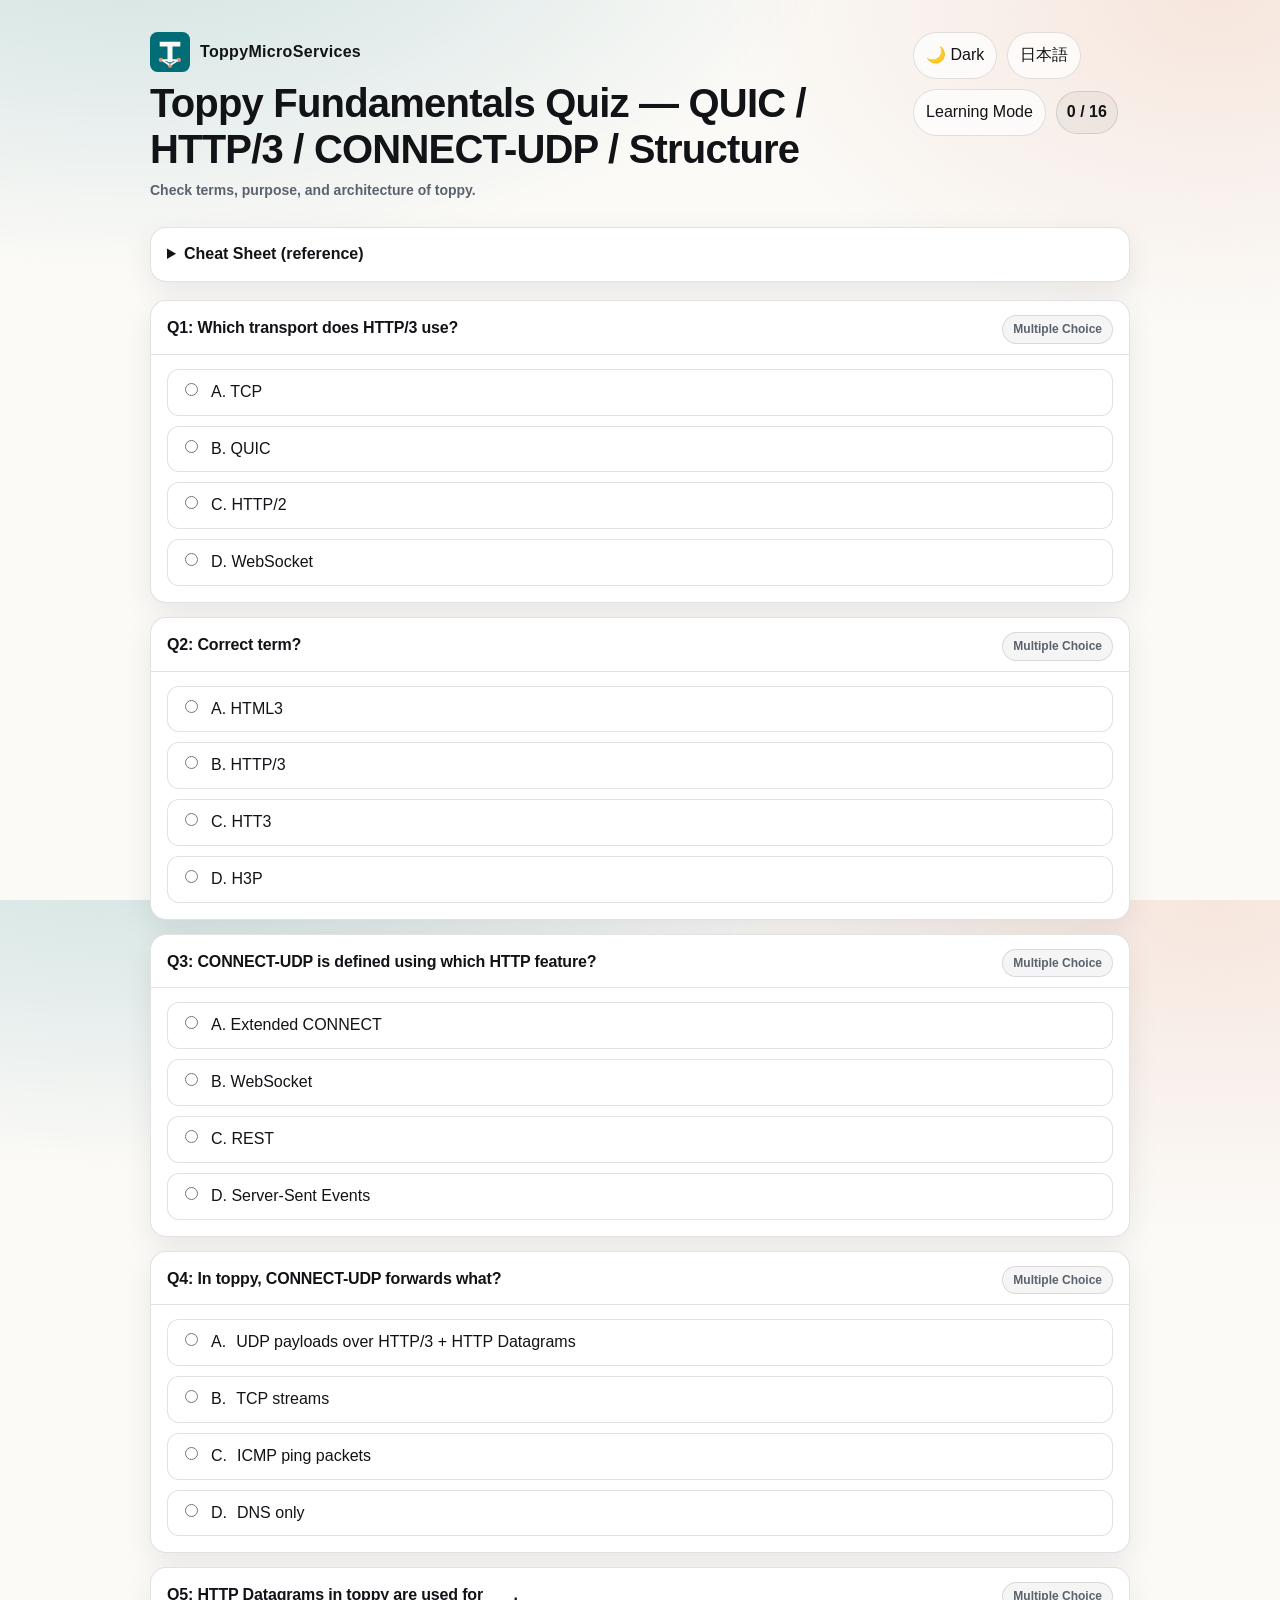
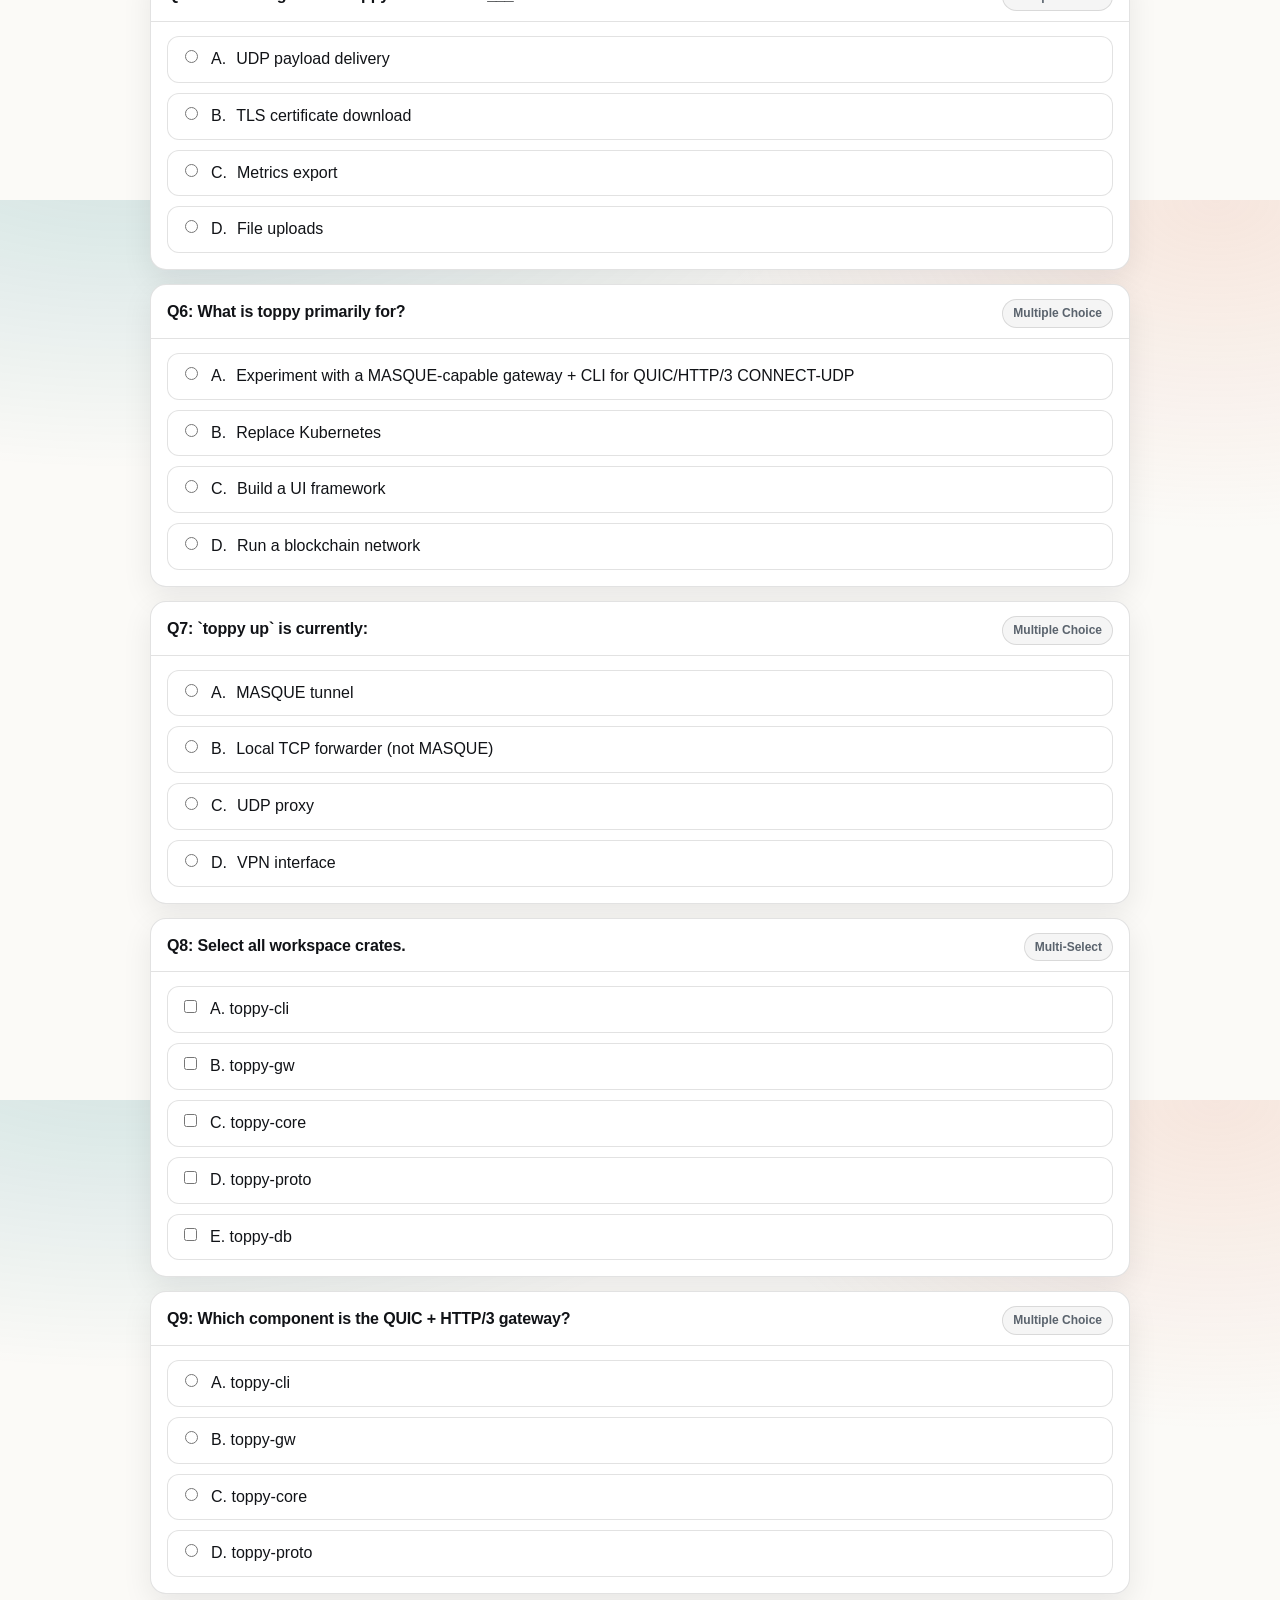
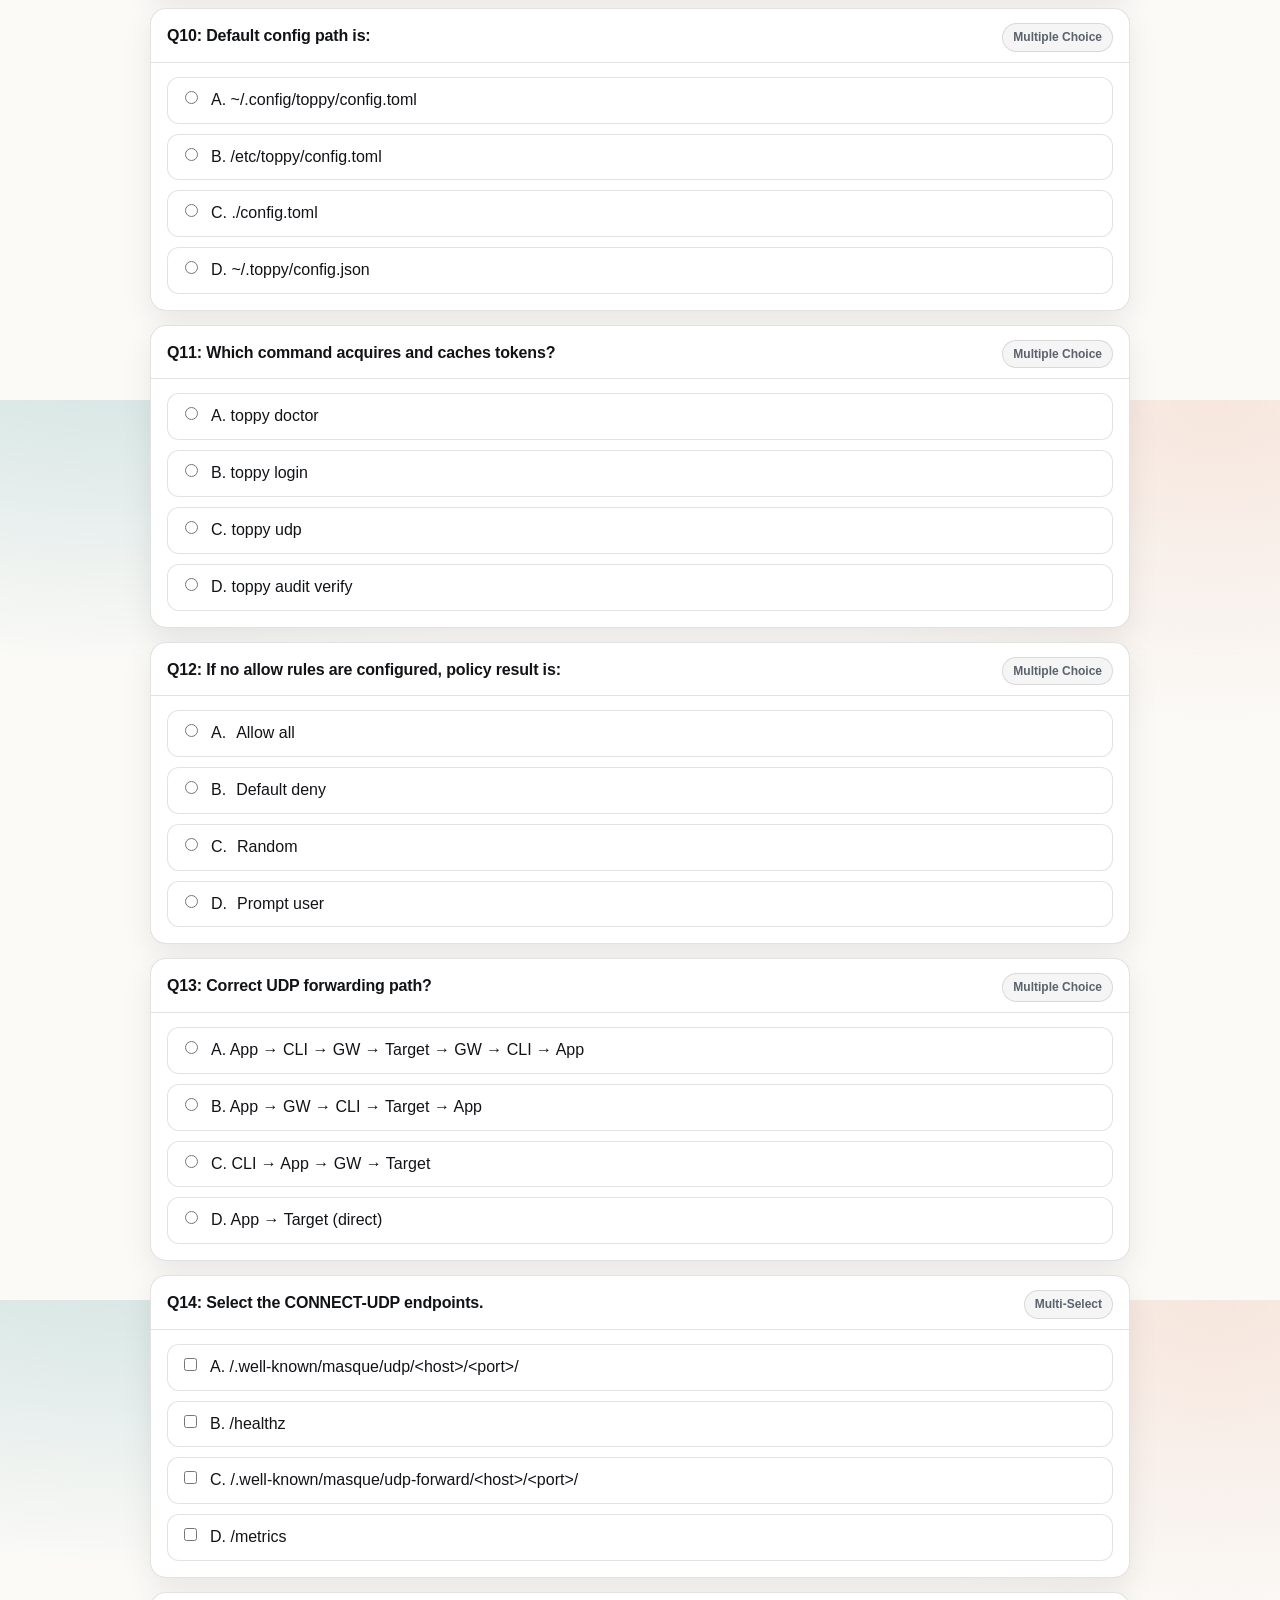
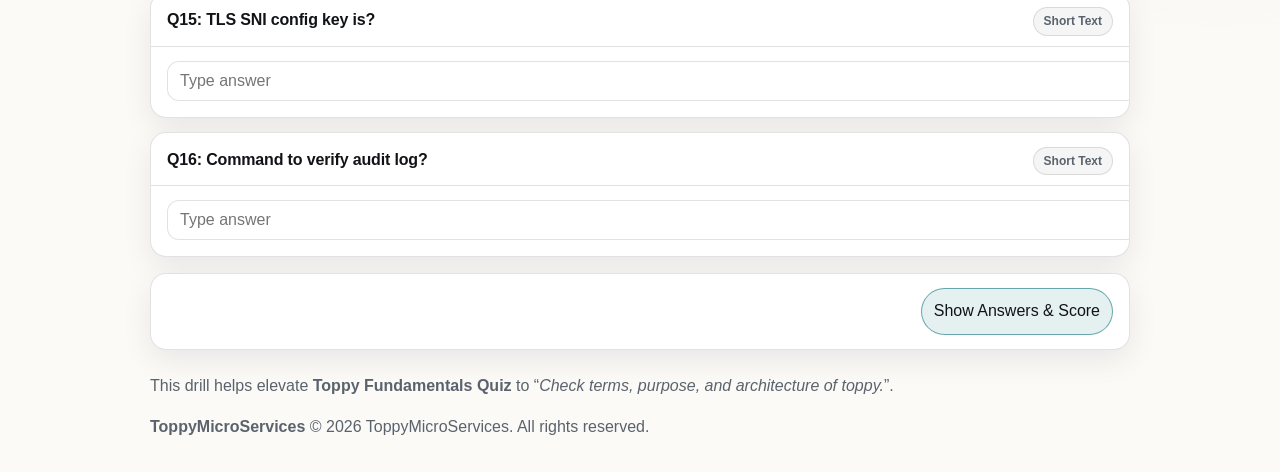
<file: education/index.html>
<!doctype html>
<html lang="en">
<head>
  <meta charset="utf-8" />
  <meta name="viewport" content="width=device-width, initial-scale=1" />
  <meta http-equiv="Content-Security-Policy" content="default-src 'self'; base-uri 'none'; object-src 'none'; frame-src 'none'; worker-src 'none'; connect-src 'none'; form-action 'none'; img-src 'self' data:; media-src 'none'; font-src 'self'; style-src 'self'; script-src 'none'; upgrade-insecure-requests" />
  <meta name="referrer" content="no-referrer" />
  <meta http-equiv="refresh" content="0; url=quiz_template_skeleton.html" />
  <link rel="canonical" href="https://thinksyncs.github.io/toppy/quiz_template_skeleton.html" />
  <title>Toppy Fundamentals Quiz</title>
</head>
<body>
  <p><a href="quiz_template_skeleton.html">Open the Toppy Fundamentals Quiz</a></p>
</body>
</html>
</file>
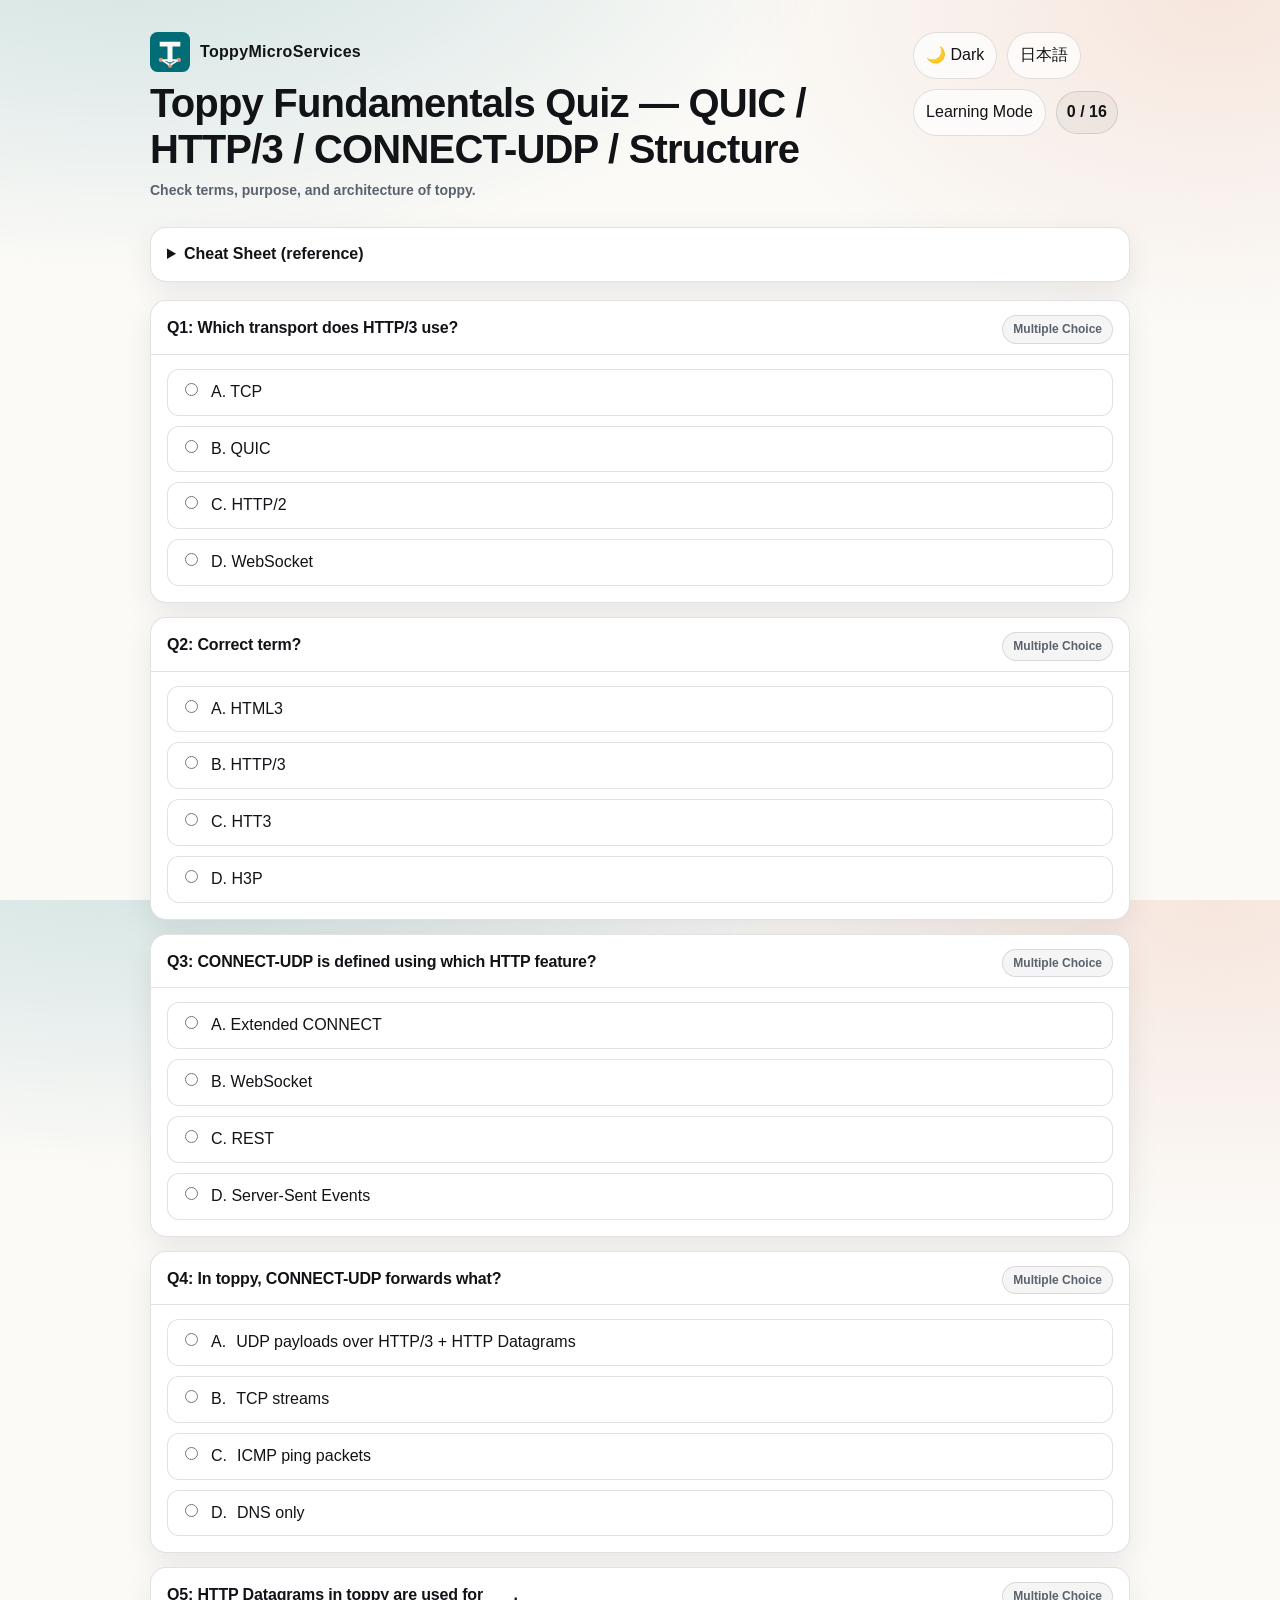
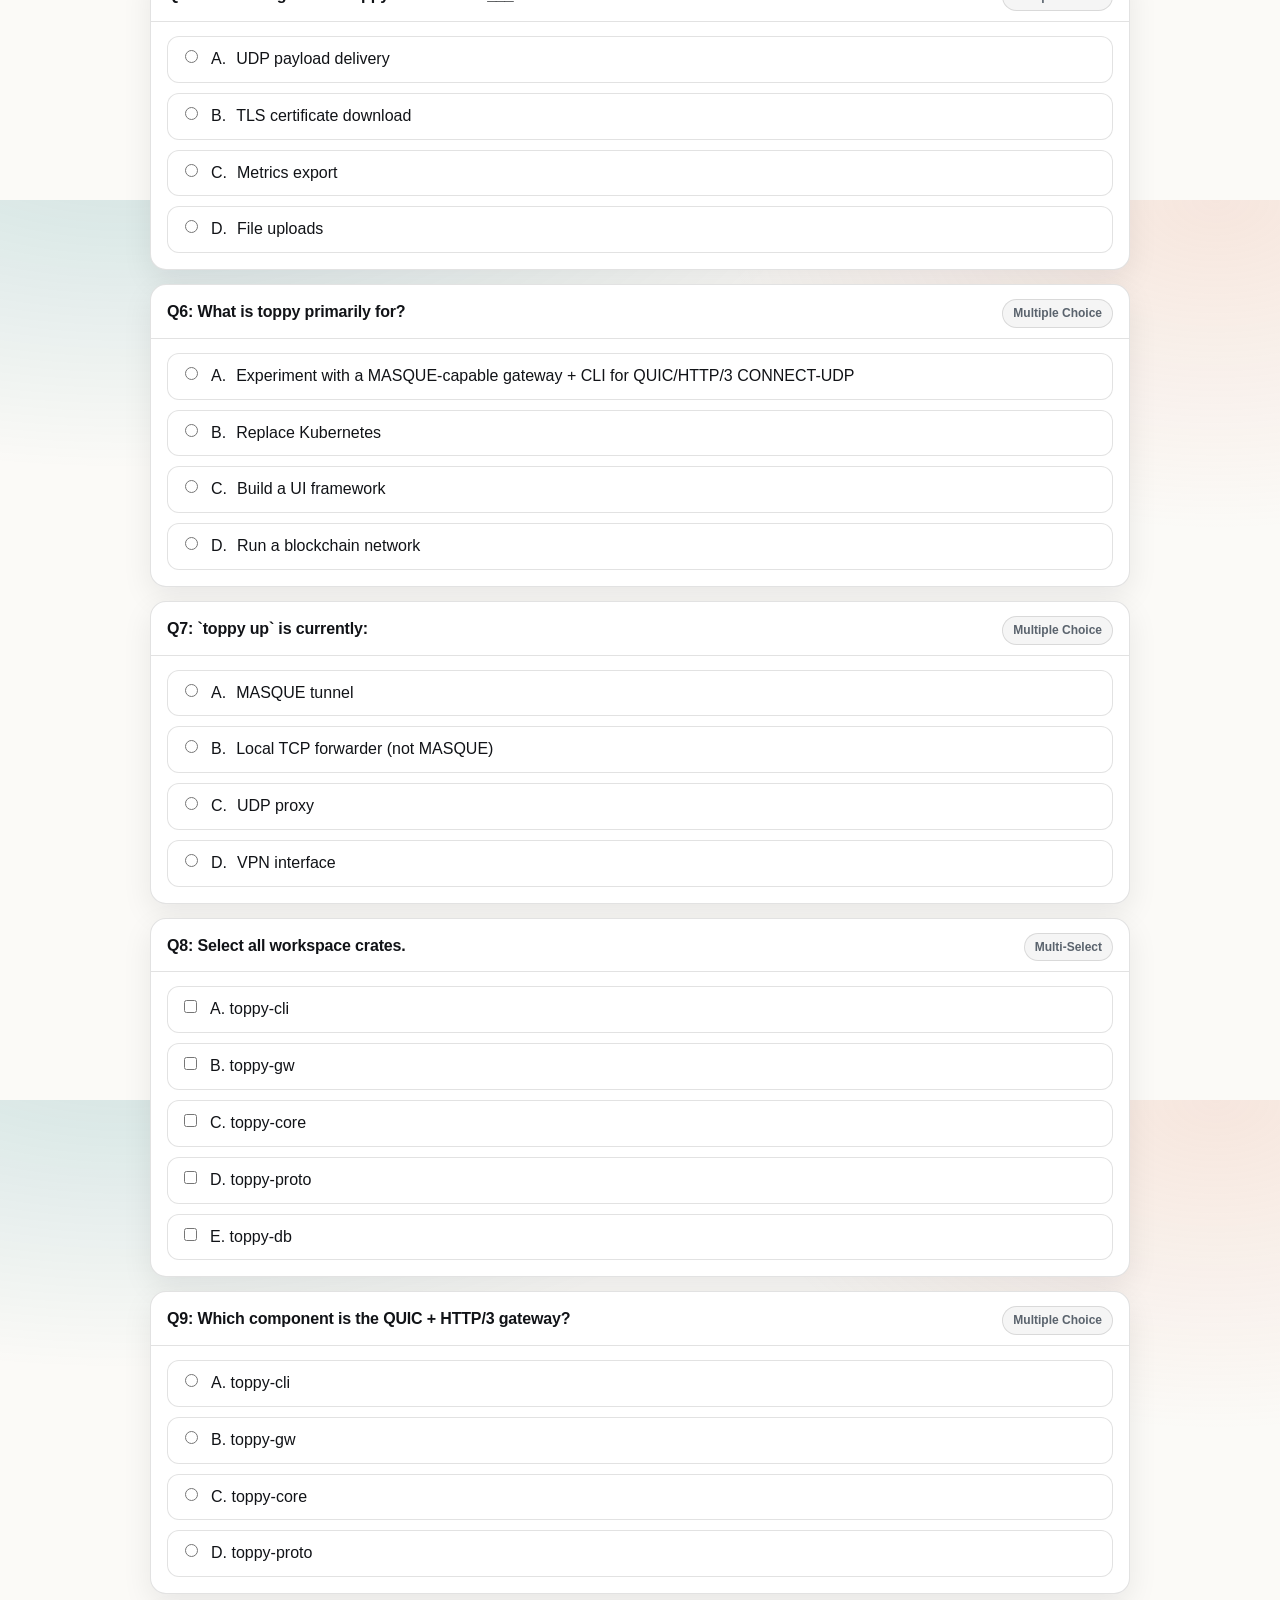
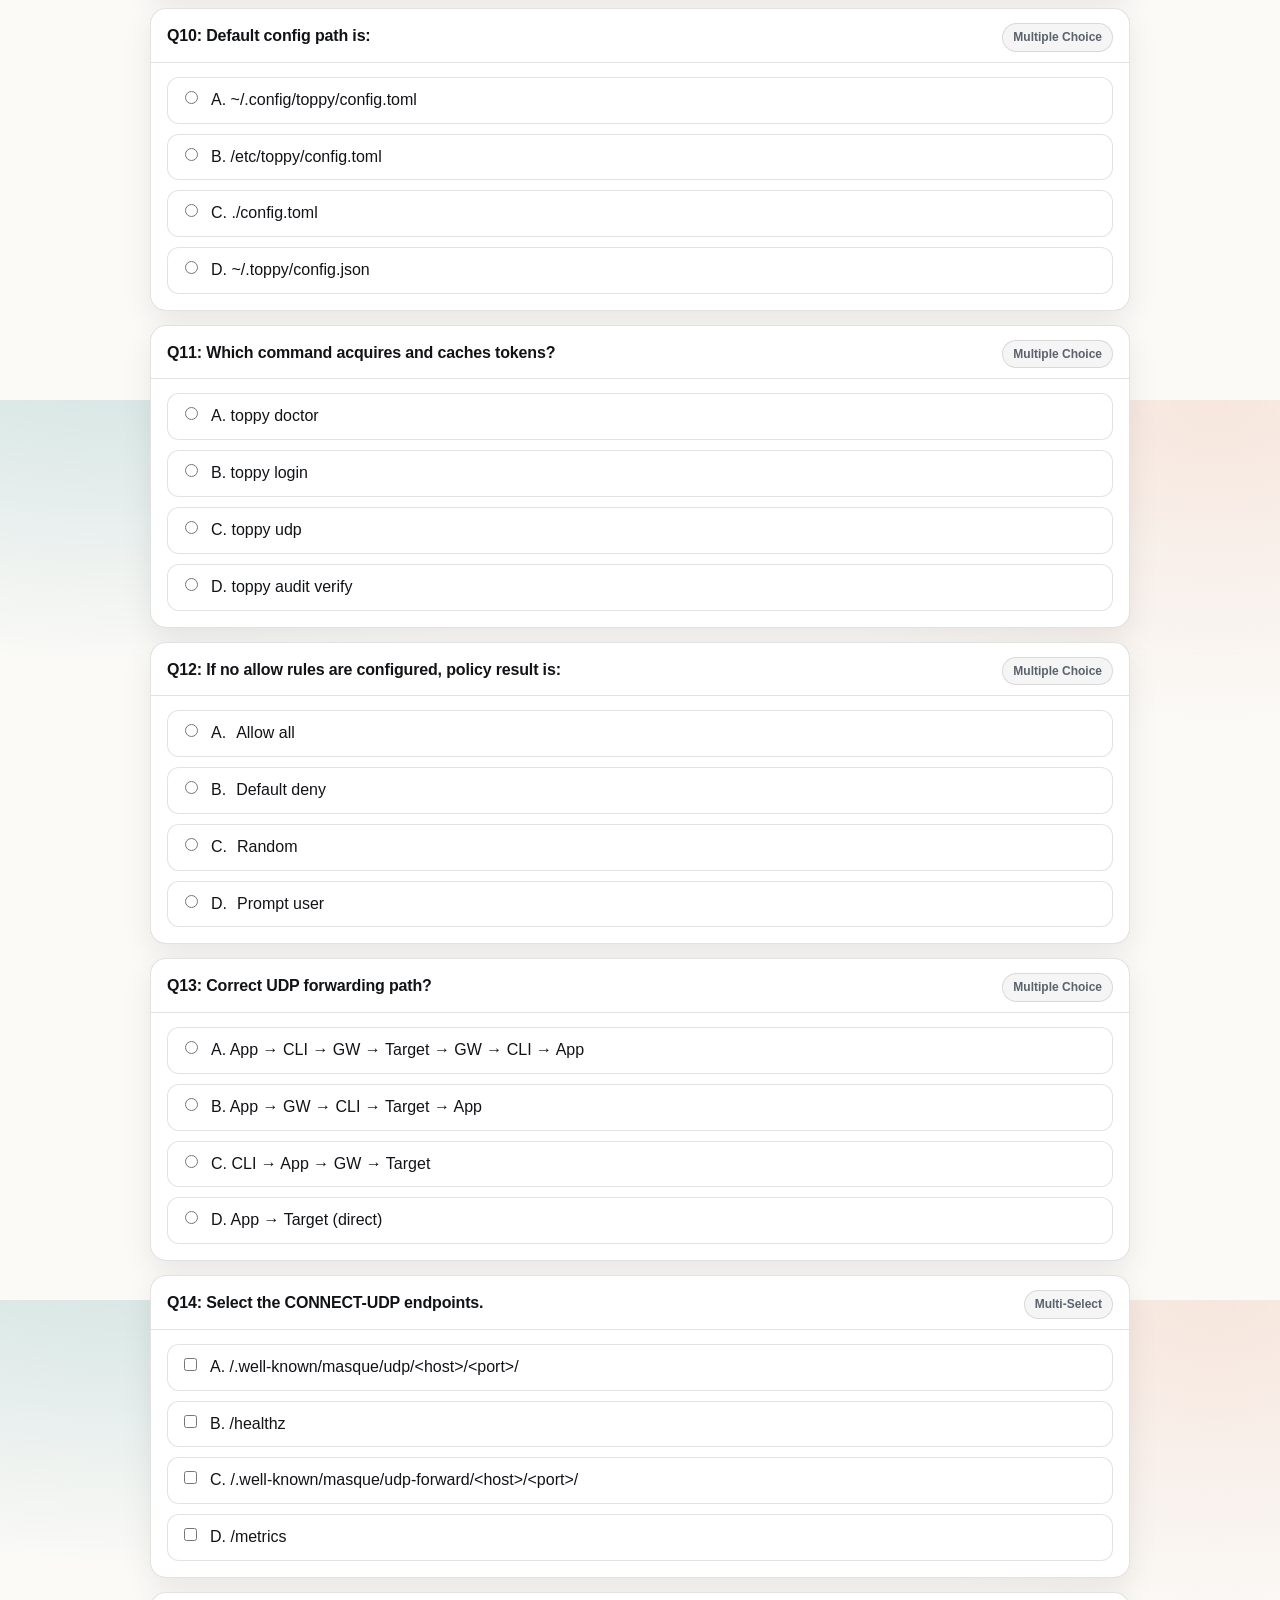
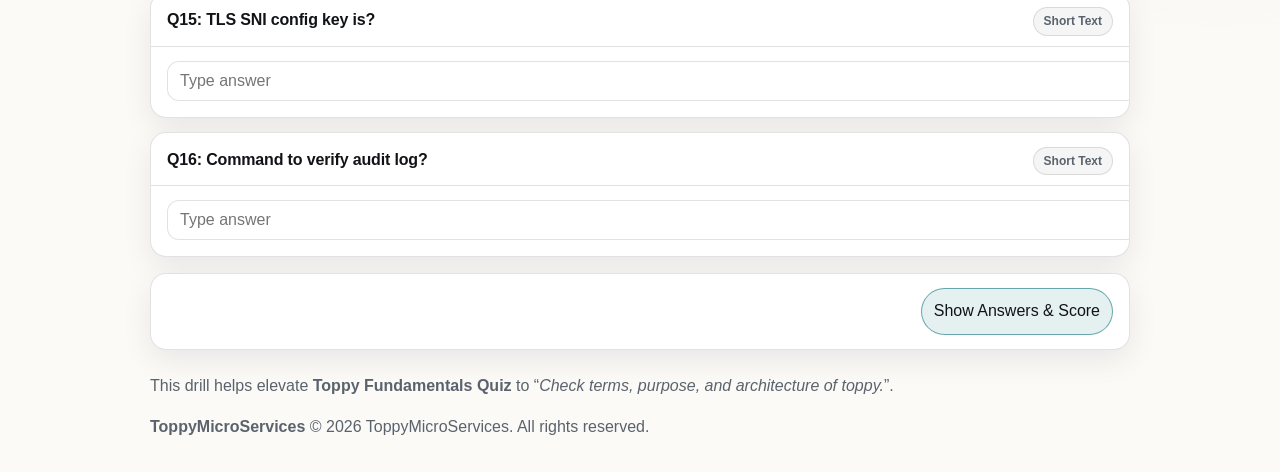
<file: education/quiz_template_skeleton.html>
<!doctype html>
<html lang="en">
<head>
  <meta charset="utf-8" />
  <meta name="viewport" content="width=device-width, initial-scale=1" />
  <title>Toppy Fundamentals Quiz (EN/JP) | ToppyMicroServices</title>
  <meta name="description" content="Bilingual (EN/JP) quiz on QUIC, HTTP/3, CONNECT-UDP, and toppy architecture." />
  <meta http-equiv="Content-Security-Policy" content="default-src 'self'; base-uri 'none'; object-src 'none'; frame-src 'none'; worker-src 'none'; connect-src 'none'; form-action 'none'; img-src 'self' data:; media-src 'none'; font-src 'self'; style-src 'self' 'unsafe-inline'; script-src 'self' 'unsafe-inline'; upgrade-insecure-requests" />
  <meta name="referrer" content="no-referrer" />
  <link rel="canonical" href="https://thinksyncs.github.io/toppy/quiz_template_skeleton.html" />

  <link rel="icon" type="image/svg+xml" href="brand-mark.svg">
  <meta property="og:type" content="website" />
  <meta property="og:title" content="Toppy Fundamentals Quiz (EN/JP)" />
  <meta property="og:description" content="Check knowledge of QUIC, HTTP/3, CONNECT-UDP, and toppy structure." />
  <meta property="og:url" content="https://thinksyncs.github.io/toppy/quiz_template_skeleton.html" />
  <meta property="og:image" content="https://thinksyncs.github.io/toppy/brand-mark.svg" />
  <meta property="og:site_name" content="ToppyMicroServices" />
  <meta name="twitter:card" content="summary_large_image" />
  <meta name="twitter:title" content="Toppy Fundamentals Quiz (EN/JP)" />
  <meta name="twitter:description" content="Bilingual quiz on QUIC, HTTP/3, CONNECT-UDP, and toppy structure." />
  <meta name="twitter:image" content="https://thinksyncs.github.io/toppy/brand-mark.svg" />
  <link rel="stylesheet" href="quiz.css" />
</head>
<body id="top" data-theme="light">
  <script>
    window.DRILL_SETTINGS = {
      SKILL_NAME: "Toppy Fundamentals Quiz",
      SKILL_SUBTITLE: "QUIC / HTTP/3 / CONNECT-UDP / Structure",
      GOAL_DESCRIPTION: "Check terms, purpose, and architecture of toppy.",
      I18N: {
        en: {
          SKILL_NAME: "Toppy Fundamentals Quiz",
          SKILL_SUBTITLE: "QUIC / HTTP/3 / CONNECT-UDP / Structure",
          GOAL_DESCRIPTION: "Check terms, purpose, and architecture of toppy."
        },
        ja: {
          SKILL_NAME: "Toppy 基礎クイズ",
          SKILL_SUBTITLE: "QUIC / HTTP/3 / CONNECT-UDP / 構成",
          GOAL_DESCRIPTION: "toppy の用語・目的・構成の理解を確認"
        }
      },
      LEARNING_MODE_DEFAULT: true,
      BRAND_NAME: "ToppyMicroServices",
      BRAND_LOGO: "brand-mark.svg",
      BRAND_URL: "index.html"
    };
  </script>
  <div class="container">
    <header>
      <div>
        <div class="brand">
          <a id="brand-link" href="index.html" aria-label="Home">
            <img id="brand-logo" alt="ToppyMicroServices logo" src="brand-mark.svg" width="40" height="40" style="display:inline-block">
            <span id="brand-name" class="name">ToppyMicroServices</span>
          </a>
        </div>
        <h1 id="title">
          <span id="title-en" data-lang="en">Toppy Fundamentals Quiz</span>
          <span id="title-ja" data-lang="ja">Toppy 基礎クイズ</span>
        </h1>
        <h2 id="subtitle">
          <span id="subtitle-en" data-lang="en">Check terms, purpose, and architecture of toppy.</span>
          <span id="subtitle-ja" data-lang="ja">toppy の用語・目的・構成の理解を確認</span>
        </h2>
      </div>
      <div style="display:flex;gap:10px;align-items:center;flex-wrap:wrap">
        <button type="button" class="theme-toggle" id="themeToggle" aria-pressed="false">🌙 Dark</button>
        <button type="button" class="badge clickable" id="langToggle" aria-pressed="false" title="Switch language">日本語</button>
        <button type="button" class="badge clickable" id="mode-badge" aria-live="polite" aria-pressed="true" title="Toggle learning/test mode">Learning Mode</button>
        <span id="score-badge" aria-live="polite" title="Live Score">0 / 0</span>
      </div>
    </header>

    <details class="cheatsheet card">
      <summary>
        <span data-lang="en">Cheat Sheet (reference)</span>
        <span data-lang="ja">チートシート（参照）</span>
      </summary>
      <div class="sheet">
        <ul>
          <li>
            <span data-lang="en">QUIC: UDP-based transport used by HTTP/3.</span>
            <span data-lang="ja">QUIC: HTTP/3 が使う UDP ベースのトランスポート。</span>
          </li>
          <li>
            <span data-lang="en">HTTP/3: HTTP over QUIC.</span>
            <span data-lang="ja">HTTP/3: QUIC 上の HTTP。</span>
          </li>
          <li>
            <span data-lang="en">CONNECT-UDP: HTTP/3 Extended CONNECT for UDP forwarding.</span>
            <span data-lang="ja">CONNECT-UDP: UDP 転送用 Extended CONNECT。</span>
          </li>
          <li>
            <span data-lang="en">HTTP Datagrams: carry UDP payloads in CONNECT-UDP.</span>
            <span data-lang="ja">HTTP Datagrams: CONNECT-UDP の UDP ペイロード搬送。</span>
          </li>
          <li>
            <span data-lang="en">MASQUE: proxying over QUIC/HTTP (toppy experiments with it).</span>
            <span data-lang="ja">MASQUE: QUIC/HTTP のプロキシ仕様群（toppy が実験）。</span>
          </li>
          <li>
            <span data-lang="en">Key config: `server_name` is TLS SNI.</span>
            <span data-lang="ja">主要設定: `server_name` は TLS SNI。</span>
          </li>
        </ul>
      </div>
    </details>

    <section id="questions">
      <article class="q card" data-id="Q1" data-type="mc" data-answer="b">
        <header>
          <h4>
            <span data-lang="en">Q1: Which transport does HTTP/3 use?</span>
            <span data-lang="ja">Q1: HTTP/3 のトランスポートはどれ？</span>
          </h4>
          <span class="type">
            <span data-lang="en">Multiple Choice</span>
            <span data-lang="ja">択一</span>
          </span>
        </header>
        <div class="body">
          <fieldset class="choices">
            <label class="choice"><input type="radio" name="Q1" value="a"> A. TCP</label>
            <label class="choice"><input type="radio" name="Q1" value="b"> B. QUIC</label>
            <label class="choice"><input type="radio" name="Q1" value="c"> C. HTTP/2</label>
            <label class="choice"><input type="radio" name="Q1" value="d"> D. WebSocket</label>
          </fieldset>
          <div class="explain">
            <strong>
              <span data-lang="en">Explanation:</span>
              <span data-lang="ja">解説:</span>
            </strong>
            <p data-lang="en">
              HTTP/3 is the mapping of HTTP semantics onto QUIC. QUIC is the transport protocol (built on top of UDP)
              that provides stream multiplexing and integrates TLS 1.3, which is why HTTP/3 does not use TCP.
            </p>
            <p data-lang="ja">
              HTTP/3 は「HTTP を QUIC 上にマッピングしたもの」です。QUIC は UDP 上に構築されたトランスポートで、
              多重化や TLS 1.3 の統合などを提供するため、HTTP/3 は TCP を使いません。
            </p>
            <div class="optlist">
              <div class="opt"><span class="k">A</span><span data-lang="en">TCP is used by HTTP/1.1 and most HTTP/2 deployments; avoiding TCP head-of-line blocking is a key reason QUIC exists.</span><span data-lang="ja">TCP は HTTP/1.1 や多くの HTTP/2 で使われます。TCP の HOL（先頭行）ブロッキング回避が QUIC の理由の 1 つです。</span></div>
              <div class="opt"><span class="k">B</span><span data-lang="en">Correct: HTTP/3 runs over QUIC.</span><span data-lang="ja">正解: HTTP/3 は QUIC 上で動作します。</span></div>
              <div class="opt"><span class="k">C</span><span data-lang="en">HTTP/2 is an HTTP version (application layer), not a transport; it typically runs over TCP.</span><span data-lang="ja">HTTP/2 は HTTP のバージョン（アプリ層）で、トランスポートではありません。通常 TCP 上で動きます。</span></div>
              <div class="opt"><span class="k">D</span><span data-lang="en">WebSocket is an application protocol upgrade (usually over TCP); it is not the transport for HTTP/3.</span><span data-lang="ja">WebSocket は（多くの場合 TCP 上の）アプリ層の通信方式で、HTTP/3 のトランスポートではありません。</span></div>
            </div>
          </div>
        </div>
      </article>

      <article class="q card" data-id="Q2" data-type="mc" data-answer="b">
        <header>
          <h4>
            <span data-lang="en">Q2: Correct term?</span>
            <span data-lang="ja">Q2: 正しい表記は？</span>
          </h4>
          <span class="type">
            <span data-lang="en">Multiple Choice</span>
            <span data-lang="ja">択一</span>
          </span>
        </header>
        <div class="body">
          <fieldset class="choices">
            <label class="choice"><input type="radio" name="Q2" value="a"> A. HTML3</label>
            <label class="choice"><input type="radio" name="Q2" value="b"> B. HTTP/3</label>
            <label class="choice"><input type="radio" name="Q2" value="c"> C. HTT3</label>
            <label class="choice"><input type="radio" name="Q2" value="d"> D. H3P</label>
          </fieldset>
          <div class="explain">
            <strong>
              <span data-lang="en">Explanation:</span>
              <span data-lang="ja">解説:</span>
            </strong>
            <p data-lang="en">
              The correct protocol name is <code>HTTP/3</code> (often abbreviated <code>H3</code>). Many people
              accidentally write “HTML3”, but that is about HTML, not the HTTP protocol.
            </p>
            <p data-lang="ja">
              正しい名称は <code>HTTP/3</code>（略して <code>H3</code>）です。「HTML3」は HTML の話になってしまい、
              HTTP のプロトコル名ではありません。
            </p>
            <div class="optlist">
              <div class="opt"><span class="k">A</span><span data-lang="en">“HTML3” is about HTML; it is not an HTTP protocol version.</span><span data-lang="ja">「HTML3」は HTML の話で、HTTP のバージョン名ではありません。</span></div>
              <div class="opt"><span class="k">B</span><span data-lang="en">Correct: HTTP/3 is the actual protocol name.</span><span data-lang="ja">正解: 実際の名称は HTTP/3 です。</span></div>
              <div class="opt"><span class="k">C</span><span data-lang="en">“HTT3” is just a typo; the official name includes “HTTP/”.</span><span data-lang="ja">「HTT3」は単なる誤記で、正式名称は「HTTP/3」です。</span></div>
              <div class="opt"><span class="k">D</span><span data-lang="en">“H3P” is not a standard name here; use HTTP/3 (H3).</span><span data-lang="ja">「H3P」はここでの標準名称ではありません。HTTP/3（H3）を使います。</span></div>
            </div>
          </div>
        </div>
      </article>

      <article class="q card" data-id="Q3" data-type="mc" data-answer="a">
        <header>
          <h4>
            <span data-lang="en">Q3: CONNECT-UDP is defined using which HTTP feature?</span>
            <span data-lang="ja">Q3: CONNECT-UDP はどの HTTP 機能を使う？</span>
          </h4>
          <span class="type">
            <span data-lang="en">Multiple Choice</span>
            <span data-lang="ja">択一</span>
          </span>
        </header>
        <div class="body">
          <fieldset class="choices">
            <label class="choice"><input type="radio" name="Q3" value="a"> A. Extended CONNECT</label>
            <label class="choice"><input type="radio" name="Q3" value="b"> B. WebSocket</label>
            <label class="choice"><input type="radio" name="Q3" value="c"> C. REST</label>
            <label class="choice"><input type="radio" name="Q3" value="d"> D. Server-Sent Events</label>
          </fieldset>
          <div class="explain">
            <strong>
              <span data-lang="en">Explanation:</span>
              <span data-lang="ja">解説:</span>
            </strong>
            <p data-lang="en">
              CONNECT-UDP is built on <em>Extended CONNECT</em>: the client uses HTTP’s <code>CONNECT</code> method
              with a <code>:protocol</code> value (e.g., <code>udp</code>) to create a tunnel-like association. In
              HTTP/3, the actual UDP payloads are carried using HTTP Datagrams.
            </p>
            <p data-lang="ja">
              CONNECT-UDP は <em>Extended CONNECT</em> を土台にしています。HTTP の <code>CONNECT</code> と
              <code>:protocol</code>（例: <code>udp</code>）を使ってトンネル状の関連付けを作り、HTTP/3 では UDP の
              ペイロードを HTTP Datagrams で運びます。
            </p>
            <div class="optlist">
              <div class="opt"><span class="k">A</span><span data-lang="en">Correct: CONNECT-UDP is specified via Extended CONNECT.</span><span data-lang="ja">正解: CONNECT-UDP は Extended CONNECT を使って定義されています。</span></div>
              <div class="opt"><span class="k">B</span><span data-lang="en">WebSocket is a different protocol upgrade for message-based streams; it is not CONNECT-UDP.</span><span data-lang="ja">WebSocket は別のアップグレード方式で、CONNECT-UDP ではありません。</span></div>
              <div class="opt"><span class="k">C</span><span data-lang="en">REST is an API design style, not a protocol feature used to define CONNECT-UDP.</span><span data-lang="ja">REST は API 設計スタイルで、CONNECT-UDP を定義する HTTP 機能ではありません。</span></div>
              <div class="opt"><span class="k">D</span><span data-lang="en">SSE is server-to-client streaming over HTTP; it does not provide UDP tunneling.</span><span data-lang="ja">SSE はサーバ→クライアントのストリーミングで、UDP トンネリング用途ではありません。</span></div>
            </div>
          </div>
        </div>
      </article>

      <article class="q card" data-id="Q4" data-type="mc" data-answer="a">
        <header>
          <h4>
            <span data-lang="en">Q4: In toppy, CONNECT-UDP forwards what?</span>
            <span data-lang="ja">Q4: toppy の CONNECT-UDP は何を転送？</span>
          </h4>
          <span class="type">
            <span data-lang="en">Multiple Choice</span>
            <span data-lang="ja">択一</span>
          </span>
        </header>
        <div class="body">
          <fieldset class="choices">
            <label class="choice">
              <input type="radio" name="Q4" value="a"> A.
              <span data-lang="en">UDP payloads over HTTP/3 + HTTP Datagrams</span>
              <span data-lang="ja">HTTP/3 + HTTP Datagrams 上の UDP ペイロード</span>
            </label>
            <label class="choice">
              <input type="radio" name="Q4" value="b"> B.
              <span data-lang="en">TCP streams</span>
              <span data-lang="ja">TCP ストリーム</span>
            </label>
            <label class="choice">
              <input type="radio" name="Q4" value="c"> C.
              <span data-lang="en">ICMP ping packets</span>
              <span data-lang="ja">ICMP ping パケット</span>
            </label>
            <label class="choice">
              <input type="radio" name="Q4" value="d"> D.
              <span data-lang="en">DNS only</span>
              <span data-lang="ja">DNS のみ</span>
            </label>
          </fieldset>
          <div class="explain">
            <strong>
              <span data-lang="en">Explanation:</span>
              <span data-lang="ja">解説:</span>
            </strong>
            <p data-lang="en">
              In toppy, <code>toppy udp</code> listens locally and forwards UDP payloads to the gateway using
              CONNECT-UDP over HTTP/3. The UDP bytes themselves are carried in HTTP Datagrams (not converted to TCP).
            </p>
            <p data-lang="ja">
              toppy では <code>toppy udp</code> がローカルで待ち受け、HTTP/3 上の CONNECT-UDP を使ってゲートウェイへ
              UDP を転送します。UDP のバイト列は HTTP Datagrams に載せて運び、TCP へ変換しません。
            </p>
            <div class="optlist">
              <div class="opt"><span class="k">A</span><span data-lang="en">Correct: UDP payloads are tunneled over HTTP/3 using CONNECT-UDP + HTTP Datagrams.</span><span data-lang="ja">正解: CONNECT-UDP + HTTP Datagrams で HTTP/3 上に UDP を運びます。</span></div>
              <div class="opt"><span class="k">B</span><span data-lang="en">toppy can forward TCP via <code>toppy up</code>, but that is separate from CONNECT-UDP.</span><span data-lang="ja">TCP は <code>toppy up</code> で転送できますが、CONNECT-UDP とは別経路です。</span></div>
              <div class="opt"><span class="k">C</span><span data-lang="en">ICMP is not what CONNECT-UDP is for; doctor may do “ping-like” checks, but ICMP is not tunneled here.</span><span data-lang="ja">ICMP は CONNECT-UDP の用途ではありません（doctor の疎通確認はあっても ICMP をトンネルするわけではありません）。</span></div>
              <div class="opt"><span class="k">D</span><span data-lang="en">DNS can be a UDP target, but toppy is not limited to DNS-only traffic.</span><span data-lang="ja">DNS も UDP の 1 例ですが、toppy は DNS 専用ではありません。</span></div>
            </div>
          </div>
        </div>
      </article>

      <article class="q card" data-id="Q5" data-type="mc" data-answer="a">
        <header>
          <h4>
            <span data-lang="en">Q5: HTTP Datagrams in toppy are used for ___.</span>
            <span data-lang="ja">Q5: toppy の HTTP Datagrams の用途は？</span>
          </h4>
          <span class="type">
            <span data-lang="en">Multiple Choice</span>
            <span data-lang="ja">択一</span>
          </span>
        </header>
        <div class="body">
          <fieldset class="choices">
            <label class="choice">
              <input type="radio" name="Q5" value="a"> A.
              <span data-lang="en">UDP payload delivery</span>
              <span data-lang="ja">UDP ペイロード搬送</span>
            </label>
            <label class="choice">
              <input type="radio" name="Q5" value="b"> B.
              <span data-lang="en">TLS certificate download</span>
              <span data-lang="ja">TLS 証明書のダウンロード</span>
            </label>
            <label class="choice">
              <input type="radio" name="Q5" value="c"> C.
              <span data-lang="en">Metrics export</span>
              <span data-lang="ja">メトリクスのエクスポート</span>
            </label>
            <label class="choice">
              <input type="radio" name="Q5" value="d"> D.
              <span data-lang="en">File uploads</span>
              <span data-lang="ja">ファイルアップロード</span>
            </label>
          </fieldset>
          <div class="explain">
            <strong>
              <span data-lang="en">Explanation:</span>
              <span data-lang="ja">解説:</span>
            </strong>
            <p data-lang="en">
              HTTP Datagrams provide an unreliable datagram delivery mechanism in HTTP/3. In toppy’s CONNECT-UDP flow,
              they carry the UDP payload bytes end-to-end between the CLI and the gateway.
            </p>
            <p data-lang="ja">
              HTTP Datagrams は HTTP/3 における “非信頼データグラム” 搬送の仕組みです。toppy の CONNECT-UDP では、
              UDP のペイロードを CLI とゲートウェイ間でそのまま運びます。
            </p>
            <div class="optlist">
              <div class="opt"><span class="k">A</span><span data-lang="en">Correct: used to deliver UDP payloads (datagram-style) for CONNECT-UDP.</span><span data-lang="ja">正解: CONNECT-UDP の UDP ペイロードをデータグラムとして運びます。</span></div>
              <div class="opt"><span class="k">B</span><span data-lang="en">TLS certificates are exchanged during the TLS handshake, not “downloaded” via HTTP Datagrams.</span><span data-lang="ja">TLS 証明書は TLS ハンドシェイクでやり取りされ、HTTP Datagrams で “ダウンロード” するものではありません。</span></div>
              <div class="opt"><span class="k">C</span><span data-lang="en">Metrics are typically exported via HTTP requests or telemetry protocols, not HTTP Datagrams.</span><span data-lang="ja">メトリクスは通常 HTTP リクエストやテレメトリで送ります。HTTP Datagrams の用途ではありません。</span></div>
              <div class="opt"><span class="k">D</span><span data-lang="en">File uploads are better served by reliable streams; HTTP Datagrams are intentionally unreliable.</span><span data-lang="ja">ファイルアップロードは信頼性が必要なためストリーム向きです。HTTP Datagrams は意図的に非信頼です。</span></div>
            </div>
          </div>
        </div>
      </article>

      <article class="q card" data-id="Q6" data-type="mc" data-answer="a">
        <header>
          <h4>
            <span data-lang="en">Q6: What is toppy primarily for?</span>
            <span data-lang="ja">Q6: toppy の主目的は？</span>
          </h4>
          <span class="type">
            <span data-lang="en">Multiple Choice</span>
            <span data-lang="ja">択一</span>
          </span>
        </header>
        <div class="body">
          <fieldset class="choices">
            <label class="choice">
              <input type="radio" name="Q6" value="a"> A.
              <span data-lang="en">Experiment with a MASQUE-capable gateway + CLI for QUIC/HTTP/3 CONNECT-UDP</span>
              <span data-lang="ja">QUIC/HTTP/3 CONNECT-UDP の MASQUE 対応ゲートウェイ + CLI を実験する</span>
            </label>
            <label class="choice">
              <input type="radio" name="Q6" value="b"> B.
              <span data-lang="en">Replace Kubernetes</span>
              <span data-lang="ja">Kubernetes の置き換え</span>
            </label>
            <label class="choice">
              <input type="radio" name="Q6" value="c"> C.
              <span data-lang="en">Build a UI framework</span>
              <span data-lang="ja">UI フレームワークの構築</span>
            </label>
            <label class="choice">
              <input type="radio" name="Q6" value="d"> D.
              <span data-lang="en">Run a blockchain network</span>
              <span data-lang="ja">ブロックチェーンネットワーク運用</span>
            </label>
          </fieldset>
          <div class="explain">
            <strong>
              <span data-lang="en">Explanation:</span>
              <span data-lang="ja">解説:</span>
            </strong>
            <p data-lang="en">
              toppy is a Rust workspace for experimenting with a MASQUE-capable gateway and a small CLI client:
              QUIC/HTTP/3 connectivity checks (<code>doctor</code>), token acquisition (<code>login</code>), and
              policy-guarded local forwarding (<code>udp</code>/<code>up</code>).
            </p>
            <p data-lang="ja">
              toppy は MASQUE 対応ゲートウェイと CLI クライアントの実験用 Rust ワークスペースです。
              <code>doctor</code> による疎通確認、<code>login</code> によるトークン取得、ポリシーでガードされた
              ローカル転送（<code>udp</code>/<code>up</code>）を扱います。
            </p>
            <div class="optlist">
              <div class="opt"><span class="k">A</span><span data-lang="en">Correct: the repo focuses on QUIC/HTTP/3 + CONNECT-UDP experiments with a gateway + CLI.</span><span data-lang="ja">正解: QUIC/HTTP/3 + CONNECT-UDP をゲートウェイ + CLI で実験するのが主目的です。</span></div>
              <div class="opt"><span class="k">B</span><span data-lang="en">Not related: toppy does not aim to manage clusters or scheduling like Kubernetes.</span><span data-lang="ja">不正解: toppy は Kubernetes のようなクラスタ管理/スケジューリングを目的にしていません。</span></div>
              <div class="opt"><span class="k">C</span><span data-lang="en">Not related: this is not a UI framework project; the HTML here is just an education page.</span><span data-lang="ja">不正解: UI フレームワークのプロジェクトではありません（この HTML は学習用ページです）。</span></div>
              <div class="opt"><span class="k">D</span><span data-lang="en">Not related: no blockchain functionality is involved.</span><span data-lang="ja">不正解: ブロックチェーン機能はありません。</span></div>
            </div>
          </div>
        </div>
      </article>

      <article class="q card" data-id="Q7" data-type="mc" data-answer="b">
        <header>
          <h4>
            <span data-lang="en">Q7: `toppy up` is currently:</span>
            <span data-lang="ja">Q7: `toppy up` は現在どれ？</span>
          </h4>
          <span class="type">
            <span data-lang="en">Multiple Choice</span>
            <span data-lang="ja">択一</span>
          </span>
        </header>
        <div class="body">
          <fieldset class="choices">
            <label class="choice">
              <input type="radio" name="Q7" value="a"> A.
              <span data-lang="en">MASQUE tunnel</span>
              <span data-lang="ja">MASQUE トンネル</span>
            </label>
            <label class="choice">
              <input type="radio" name="Q7" value="b"> B.
              <span data-lang="en">Local TCP forwarder (not MASQUE)</span>
              <span data-lang="ja">ローカル TCP フォワーダ（MASQUE ではない）</span>
            </label>
            <label class="choice">
              <input type="radio" name="Q7" value="c"> C.
              <span data-lang="en">UDP proxy</span>
              <span data-lang="ja">UDP プロキシ</span>
            </label>
            <label class="choice">
              <input type="radio" name="Q7" value="d"> D.
              <span data-lang="en">VPN interface</span>
              <span data-lang="ja">VPN インターフェース</span>
            </label>
          </fieldset>
          <div class="explain">
            <strong>
              <span data-lang="en">Explanation:</span>
              <span data-lang="ja">解説:</span>
            </strong>
            <p data-lang="en">
              <code>toppy up</code> is currently a local TCP forwarder guarded by policy (and rate-limited per
              connection). It is explicitly <em>not</em> a MASQUE tunnel yet, so it should be understood as a local
              developer tool rather than a full network tunnel.
            </p>
            <p data-lang="ja">
              <code>toppy up</code> は現時点ではポリシーでガードされたローカル TCP フォワーダ（接続ごとのレート制限あり）
              です。明示的に「まだ MASQUE トンネルではない」ため、フルのトンネルではなく開発向けのローカルツールとして
              捉えるのが適切です。
            </p>
            <div class="optlist">
              <div class="opt"><span class="k">A</span><span data-lang="en">Not yet: the project may evolve toward MASQUE tunneling, but <code>up</code> is not that today.</span><span data-lang="ja">不正解: 将来的に MASQUE に近づく可能性はありますが、現状の <code>up</code> はそれではありません。</span></div>
              <div class="opt"><span class="k">B</span><span data-lang="en">Correct: local TCP forwarding with policy checks (not MASQUE).</span><span data-lang="ja">正解: ポリシー付きのローカル TCP 転送（MASQUE ではない）です。</span></div>
              <div class="opt"><span class="k">C</span><span data-lang="en">UDP proxying is handled by <code>toppy udp</code>, not <code>toppy up</code>.</span><span data-lang="ja">不正解: UDP は <code>toppy udp</code> の担当で、<code>toppy up</code> ではありません。</span></div>
              <div class="opt"><span class="k">D</span><span data-lang="en">A VPN interface implies system-level routing/TUN; <code>up</code> is only per-connection forwarding.</span><span data-lang="ja">不正解: VPN は TUN/ルーティング等の OS レベルを含みますが、<code>up</code> は接続単位の転送です。</span></div>
            </div>
          </div>
        </div>
      </article>

      <article class="q card" data-id="Q8" data-type="ms" data-answer="a,b,c,d">
        <header>
          <h4>
            <span data-lang="en">Q8: Select all workspace crates.</span>
            <span data-lang="ja">Q8: ワークスペースの構成クレートをすべて選べ</span>
          </h4>
          <span class="type">
            <span data-lang="en">Multi-Select</span>
            <span data-lang="ja">複数選択</span>
          </span>
        </header>
        <div class="body">
          <fieldset class="choices">
            <label class="choice"><input type="checkbox" name="Q8" value="a"> A. toppy-cli</label>
            <label class="choice"><input type="checkbox" name="Q8" value="b"> B. toppy-gw</label>
            <label class="choice"><input type="checkbox" name="Q8" value="c"> C. toppy-core</label>
            <label class="choice"><input type="checkbox" name="Q8" value="d"> D. toppy-proto</label>
            <label class="choice"><input type="checkbox" name="Q8" value="e"> E. toppy-db</label>
          </fieldset>
          <div class="explain">
            <strong>
              <span data-lang="en">Explanation:</span>
              <span data-lang="ja">解説:</span>
            </strong>
            <p data-lang="en">
              This repo is organized as a Rust workspace. The main crates are <code>toppy-cli</code> (CLI),
              <code>toppy-gw</code> (gateway), <code>toppy-core</code> (shared config/policy/logging), and
              <code>toppy-proto</code> (protocol definitions). There is no <code>toppy-db</code> crate here.
            </p>
            <p data-lang="ja">
              このリポジトリは Rust ワークスペースとして構成されています。主要クレートは
              <code>toppy-cli</code>（CLI）、<code>toppy-gw</code>（ゲートウェイ）、<code>toppy-core</code>（共通機能）、
              <code>toppy-proto</code>（プロトコル定義）です。<code>toppy-db</code> というクレートは存在しません。
            </p>
            <div class="optlist">
              <div class="opt"><span class="k">A</span><span data-lang="en"><code>toppy-cli</code>: the end-user CLI (<code>doctor</code>/<code>login</code>/<code>udp</code>/<code>up</code>).</span><span data-lang="ja"><code>toppy-cli</code>: 利用者向け CLI（<code>doctor</code>/<code>login</code>/<code>udp</code>/<code>up</code>）。</span></div>
              <div class="opt"><span class="k">B</span><span data-lang="en"><code>toppy-gw</code>: QUIC + HTTP/3 gateway (CONNECT-UDP echo/forward).</span><span data-lang="ja"><code>toppy-gw</code>: QUIC + HTTP/3 ゲートウェイ（CONNECT-UDP の echo/forward）。</span></div>
              <div class="opt"><span class="k">C</span><span data-lang="en"><code>toppy-core</code>: shared logic (config, auth helpers, policy, audit).</span><span data-lang="ja"><code>toppy-core</code>: 共有ロジック（設定、認証ヘルパー、ポリシー、監査）。</span></div>
              <div class="opt"><span class="k">D</span><span data-lang="en"><code>toppy-proto</code>: message/capsule definitions used between client and gateway.</span><span data-lang="ja"><code>toppy-proto</code>: クライアント↔ゲートウェイ間のメッセージ/カプセル定義。</span></div>
              <div class="opt"><span class="k">E</span><span data-lang="en"><code>toppy-db</code>: not present in this repo (distractor).</span><span data-lang="ja"><code>toppy-db</code>: このリポジトリには存在しません（ひっかけ）。</span></div>
            </div>
          </div>
        </div>
      </article>

      <article class="q card" data-id="Q9" data-type="mc" data-answer="b">
        <header>
          <h4>
            <span data-lang="en">Q9: Which component is the QUIC + HTTP/3 gateway?</span>
            <span data-lang="ja">Q9: QUIC + HTTP/3 ゲートウェイは？</span>
          </h4>
          <span class="type">
            <span data-lang="en">Multiple Choice</span>
            <span data-lang="ja">択一</span>
          </span>
        </header>
        <div class="body">
          <fieldset class="choices">
            <label class="choice"><input type="radio" name="Q9" value="a"> A. toppy-cli</label>
            <label class="choice"><input type="radio" name="Q9" value="b"> B. toppy-gw</label>
            <label class="choice"><input type="radio" name="Q9" value="c"> C. toppy-core</label>
            <label class="choice"><input type="radio" name="Q9" value="d"> D. toppy-proto</label>
          </fieldset>
          <div class="explain">
            <strong>
              <span data-lang="en">Explanation:</span>
              <span data-lang="ja">解説:</span>
            </strong>
            <p data-lang="en">
              <code>toppy-gw</code> is the gateway process: it speaks QUIC + HTTP/3, accepts Extended CONNECT /
              CONNECT-UDP requests, and provides echo/forward endpoints. The other crates support the gateway or act
              as the client side.
            </p>
            <p data-lang="ja">
              <code>toppy-gw</code> はゲートウェイ本体です。QUIC + HTTP/3 を話し、Extended CONNECT / CONNECT-UDP を受理し、
              echo/forward のエンドポイントを提供します。他のクレートは補助やクライアント側です。
            </p>
            <div class="optlist">
              <div class="opt"><span class="k">A</span><span data-lang="en"><code>toppy-cli</code> is the client-side CLI, not the gateway.</span><span data-lang="ja"><code>toppy-cli</code> はクライアント側の CLI で、ゲートウェイではありません。</span></div>
              <div class="opt"><span class="k">B</span><span data-lang="en">Correct: <code>toppy-gw</code> is the QUIC + HTTP/3 gateway.</span><span data-lang="ja">正解: <code>toppy-gw</code> が QUIC + HTTP/3 ゲートウェイです。</span></div>
              <div class="opt"><span class="k">C</span><span data-lang="en"><code>toppy-core</code> is a shared library crate, not a running gateway service.</span><span data-lang="ja"><code>toppy-core</code> は共有ライブラリで、ゲートウェイの実行体ではありません。</span></div>
              <div class="opt"><span class="k">D</span><span data-lang="en"><code>toppy-proto</code> contains protocol definitions; it is not the gateway executable.</span><span data-lang="ja"><code>toppy-proto</code> はプロトコル定義で、ゲートウェイ実行体ではありません。</span></div>
            </div>
          </div>
        </div>
      </article>

      <article class="q card" data-id="Q10" data-type="mc" data-answer="a">
        <header>
          <h4>
            <span data-lang="en">Q10: Default config path is:</span>
            <span data-lang="ja">Q10: デフォルトの設定パスは？</span>
          </h4>
          <span class="type">
            <span data-lang="en">Multiple Choice</span>
            <span data-lang="ja">択一</span>
          </span>
        </header>
        <div class="body">
          <fieldset class="choices">
            <label class="choice"><input type="radio" name="Q10" value="a"> A. ~/.config/toppy/config.toml</label>
            <label class="choice"><input type="radio" name="Q10" value="b"> B. /etc/toppy/config.toml</label>
            <label class="choice"><input type="radio" name="Q10" value="c"> C. ./config.toml</label>
            <label class="choice"><input type="radio" name="Q10" value="d"> D. ~/.toppy/config.json</label>
          </fieldset>
          <div class="explain">
            <strong>
              <span data-lang="en">Explanation:</span>
              <span data-lang="ja">解説:</span>
            </strong>
            <p data-lang="en">
              toppy’s default config path follows the common XDG convention:
              <code>~/.config/toppy/config.toml</code>. You can override it via <code>TOPPY_CONFIG</code>.
            </p>
            <p data-lang="ja">
              toppy のデフォルト設定パスは XDG の慣習に従い <code>~/.config/toppy/config.toml</code> です。
              <code>TOPPY_CONFIG</code> で上書きできます。
            </p>
            <div class="optlist">
              <div class="opt"><span class="k">A</span><span data-lang="en">Correct: this is the documented default path.</span><span data-lang="ja">正解: ドキュメント上のデフォルトパスです。</span></div>
              <div class="opt"><span class="k">B</span><span data-lang="en"><code>/etc</code> would be a system-wide config location, but toppy defaults to per-user config.</span><span data-lang="ja"><code>/etc</code> はシステム全体向けの場所ですが、toppy のデフォルトはユーザーごとです。</span></div>
              <div class="opt"><span class="k">C</span><span data-lang="en">A project-local <code>./config.toml</code> is not the default (though you can point to one using <code>TOPPY_CONFIG</code>).</span><span data-lang="ja">プロジェクト直下 <code>./config.toml</code> はデフォルトではありません（<code>TOPPY_CONFIG</code> で指定は可能）。</span></div>
              <div class="opt"><span class="k">D</span><span data-lang="en">Wrong file name/format for the default; toppy uses <code>config.toml</code> under <code>~/.config</code>.</span><span data-lang="ja">ファイル名/形式が違います。デフォルトは <code>~/.config</code> 配下の <code>config.toml</code> です。</span></div>
            </div>
          </div>
        </div>
      </article>

      <article class="q card" data-id="Q11" data-type="mc" data-answer="b">
        <header>
          <h4>
            <span data-lang="en">Q11: Which command acquires and caches tokens?</span>
            <span data-lang="ja">Q11: トークン取得・キャッシュを行うコマンドは？</span>
          </h4>
          <span class="type">
            <span data-lang="en">Multiple Choice</span>
            <span data-lang="ja">択一</span>
          </span>
        </header>
        <div class="body">
          <fieldset class="choices">
            <label class="choice"><input type="radio" name="Q11" value="a"> A. toppy doctor</label>
            <label class="choice"><input type="radio" name="Q11" value="b"> B. toppy login</label>
            <label class="choice"><input type="radio" name="Q11" value="c"> C. toppy udp</label>
            <label class="choice"><input type="radio" name="Q11" value="d"> D. toppy audit verify</label>
          </fieldset>
          <div class="explain">
            <strong>
              <span data-lang="en">Explanation:</span>
              <span data-lang="ja">解説:</span>
            </strong>
            <p data-lang="en">
              <code>toppy login</code> performs token acquisition (OIDC device-code, or SAML-via-broker mode) and
              caches the token locally so other commands (like <code>doctor</code> / <code>udp</code>) can reuse it.
            </p>
            <p data-lang="ja">
              <code>toppy login</code> はトークン取得（OIDC device-code、または broker 経由の SAML モード）を行い、
              後続コマンド（<code>doctor</code>/<code>udp</code> など）が再利用できるようローカルにキャッシュします。
            </p>
            <div class="optlist">
              <div class="opt"><span class="k">A</span><span data-lang="en"><code>doctor</code> runs diagnostics; it may validate/refresh an existing token, but it is not the primary acquisition flow.</span><span data-lang="ja"><code>doctor</code> は診断です。既存トークンの検証/更新はあり得ますが、取得フローの主体ではありません。</span></div>
              <div class="opt"><span class="k">B</span><span data-lang="en">Correct: <code>login</code> is the token acquisition command.</span><span data-lang="ja">正解: トークン取得は <code>login</code> です。</span></div>
              <div class="opt"><span class="k">C</span><span data-lang="en"><code>udp</code> forwards UDP; it assumes auth is already available.</span><span data-lang="ja"><code>udp</code> は UDP 転送で、認証は前提（事前に用意）です。</span></div>
              <div class="opt"><span class="k">D</span><span data-lang="en"><code>audit verify</code> is for validating the local audit log hash chain.</span><span data-lang="ja"><code>audit verify</code> はローカル監査ログの検証です。</span></div>
            </div>
          </div>
        </div>
      </article>

      <article class="q card" data-id="Q12" data-type="mc" data-answer="b">
        <header>
          <h4>
            <span data-lang="en">Q12: If no allow rules are configured, policy result is:</span>
            <span data-lang="ja">Q12: allow ルールが無い場合のポリシーは？</span>
          </h4>
          <span class="type">
            <span data-lang="en">Multiple Choice</span>
            <span data-lang="ja">択一</span>
          </span>
        </header>
        <div class="body">
          <fieldset class="choices">
            <label class="choice">
              <input type="radio" name="Q12" value="a"> A.
              <span data-lang="en">Allow all</span>
              <span data-lang="ja">全許可</span>
            </label>
            <label class="choice">
              <input type="radio" name="Q12" value="b"> B.
              <span data-lang="en">Default deny</span>
              <span data-lang="ja">デフォルト拒否</span>
            </label>
            <label class="choice">
              <input type="radio" name="Q12" value="c"> C.
              <span data-lang="en">Random</span>
              <span data-lang="ja">ランダム</span>
            </label>
            <label class="choice">
              <input type="radio" name="Q12" value="d"> D.
              <span data-lang="en">Prompt user</span>
              <span data-lang="ja">ユーザーに確認</span>
            </label>
          </fieldset>
          <div class="explain">
            <strong>
              <span data-lang="en">Explanation:</span>
              <span data-lang="ja">解説:</span>
            </strong>
            <p data-lang="en">
              toppy’s local forwarders are policy-guarded. If you configure no <code>[policy]</code> allow rules,
              there is nothing to match, so the evaluation becomes “deny by default” (fail fast with a reason).
            </p>
            <p data-lang="ja">
              toppy のローカル転送はポリシーでガードされます。<code>[policy]</code> の allow ルールが無い場合、
              マッチする条件が 0 件なので「デフォルト deny（即失敗）」になります。
            </p>
            <div class="optlist">
              <div class="opt"><span class="k">A</span><span data-lang="en">Allow-all would be unsafe; toppy chooses a secure default when rules are missing.</span><span data-lang="ja">全許可は危険です。ルール未設定時は安全側（deny）に倒します。</span></div>
              <div class="opt"><span class="k">B</span><span data-lang="en">Correct: default deny when allow rules are empty.</span><span data-lang="ja">正解: allow が空ならデフォルト deny です。</span></div>
              <div class="opt"><span class="k">C</span><span data-lang="en">Random behavior would be non-deterministic and is not how policy evaluation works.</span><span data-lang="ja">ランダムは非決定であり、ポリシー評価の挙動ではありません。</span></div>
              <div class="opt"><span class="k">D</span><span data-lang="en">There is no interactive prompt in policy evaluation; it is a deterministic allow/deny decision.</span><span data-lang="ja">ポリシーは対話的に確認しません。決定的に allow/deny を返します。</span></div>
            </div>
          </div>
        </div>
      </article>

      <article class="q card" data-id="Q13" data-type="mc" data-answer="a">
        <header>
          <h4>
            <span data-lang="en">Q13: Correct UDP forwarding path?</span>
            <span data-lang="ja">Q13: UDP 転送の正しい経路は？</span>
          </h4>
          <span class="type">
            <span data-lang="en">Multiple Choice</span>
            <span data-lang="ja">択一</span>
          </span>
        </header>
        <div class="body">
          <fieldset class="choices">
            <label class="choice"><input type="radio" name="Q13" value="a"> A. App → CLI → GW → Target → GW → CLI → App</label>
            <label class="choice"><input type="radio" name="Q13" value="b"> B. App → GW → CLI → Target → App</label>
            <label class="choice"><input type="radio" name="Q13" value="c"> C. CLI → App → GW → Target</label>
            <label class="choice"><input type="radio" name="Q13" value="d"> D. App → Target (direct)</label>
          </fieldset>
          <div class="explain">
            <strong>
              <span data-lang="en">Explanation:</span>
              <span data-lang="ja">解説:</span>
            </strong>
            <p data-lang="en">
              In toppy’s UDP proxy model, the local application sends UDP to a local socket that the CLI is listening
              on. The CLI then forwards the payload to the gateway over CONNECT-UDP (HTTP/3), and the gateway sends it
              to the target UDP server. Responses return on the same path back to the local app.
            </p>
            <p data-lang="ja">
              toppy の UDP プロキシでは、ローカルアプリは CLI が待ち受けるローカル UDP ソケットへ送信します。CLI は
              CONNECT-UDP（HTTP/3）でゲートウェイへ転送し、ゲートウェイがターゲット UDP サーバへ送信します。応答も同じ
              経路で戻ってきます。
            </p>
            <div class="optlist">
              <div class="opt"><span class="k">A</span><span data-lang="en">Correct: App ↔ CLI (local), CLI ↔ GW (HTTP/3), GW ↔ Target (UDP), then return.</span><span data-lang="ja">正解: App↔CLI（ローカル）→CLI↔GW（HTTP/3）→GW↔Target（UDP）→戻り、の流れです。</span></div>
              <div class="opt"><span class="k">B</span><span data-lang="en">Wrong order: the local app does not speak to the gateway directly; the CLI is the local proxy endpoint.</span><span data-lang="ja">不正解: ローカルアプリが直接 GW と話すわけではありません。ローカルの窓口は CLI です。</span></div>
              <div class="opt"><span class="k">C</span><span data-lang="en">Wrong direction: the CLI is not “behind” the app; the app sends to the CLI, not the other way around.</span><span data-lang="ja">不正解: CLI→App ではなく、App→CLI です。</span></div>
              <div class="opt"><span class="k">D</span><span data-lang="en">This bypasses toppy entirely, so it is not the “toppy forwarding path”.</span><span data-lang="ja">不正解: これは toppy を経由しないため「toppy の転送経路」ではありません。</span></div>
            </div>
          </div>
        </div>
      </article>

      <article class="q card" data-id="Q14" data-type="ms" data-answer="a,c">
        <header>
          <h4>
            <span data-lang="en">Q14: Select the CONNECT-UDP endpoints.</span>
            <span data-lang="ja">Q14: CONNECT-UDP のエンドポイントを選べ</span>
          </h4>
          <span class="type">
            <span data-lang="en">Multi-Select</span>
            <span data-lang="ja">複数選択</span>
          </span>
        </header>
        <div class="body">
          <fieldset class="choices">
            <label class="choice"><input type="checkbox" name="Q14" value="a"> A. /.well-known/masque/udp/&lt;host&gt;/&lt;port&gt;/</label>
            <label class="choice"><input type="checkbox" name="Q14" value="b"> B. /healthz</label>
            <label class="choice"><input type="checkbox" name="Q14" value="c"> C. /.well-known/masque/udp-forward/&lt;host&gt;/&lt;port&gt;/</label>
            <label class="choice"><input type="checkbox" name="Q14" value="d"> D. /metrics</label>
          </fieldset>
          <div class="explain">
            <strong>
              <span data-lang="en">Explanation:</span>
              <span data-lang="ja">解説:</span>
            </strong>
            <p data-lang="en">
              toppy-gw exposes two CONNECT-UDP endpoints under <code>/.well-known/masque/</code>:
              <code>/udp/&lt;host&gt;/&lt;port&gt;/</code> is used for datagram echo checks (doctor), and
              <code>/udp-forward/&lt;host&gt;/&lt;port&gt;/</code> is used for actual UDP forwarding. Health endpoints
              like <code>/healthz</code> are plain HTTP and not CONNECT-UDP.
            </p>
            <p data-lang="ja">
              toppy-gw は <code>/.well-known/masque/</code> 配下に 2 つの CONNECT-UDP エンドポイントを持ちます。
              <code>/udp/&lt;host&gt;/&lt;port&gt;/</code> は疎通確認用の datagram echo（doctor）、<code>/udp-forward/&lt;host&gt;/&lt;port&gt;/</code>
              は実際の UDP 転送です。<code>/healthz</code> などは通常の HTTP ヘルスチェックで、CONNECT-UDP ではありません。
            </p>
            <div class="optlist">
              <div class="opt"><span class="k">A</span><span data-lang="en">Correct: CONNECT-UDP echo endpoint (doctor).</span><span data-lang="ja">正解: CONNECT-UDP の echo エンドポイント（doctor 用）。</span></div>
              <div class="opt"><span class="k">B</span><span data-lang="en"><code>/healthz</code> is a regular HTTP health check endpoint.</span><span data-lang="ja"><code>/healthz</code> は通常の HTTP ヘルスチェックです。</span></div>
              <div class="opt"><span class="k">C</span><span data-lang="en">Correct: CONNECT-UDP forwarding endpoint.</span><span data-lang="ja">正解: CONNECT-UDP の forwarding エンドポイント。</span></div>
              <div class="opt"><span class="k">D</span><span data-lang="en"><code>/metrics</code> is a common pattern, but it is not the CONNECT-UDP endpoint here.</span><span data-lang="ja"><code>/metrics</code> はよくあるパスですが、ここでの CONNECT-UDP エンドポイントではありません。</span></div>
            </div>
          </div>
        </div>
      </article>

      <article class="q card" data-id="Q15" data-type="text" data-answer="^server_name$" data-eval="regex">
        <header>
          <h4>
            <span data-lang="en">Q15: TLS SNI config key is?</span>
            <span data-lang="ja">Q15: TLS SNI のキーは？</span>
          </h4>
          <span class="type">
            <span data-lang="en">Short Text</span>
            <span data-lang="ja">短答</span>
          </span>
        </header>
        <div class="body">
          <input type="text" name="Q15" aria-label="Q15 input" placeholder="Type answer" data-placeholder-en="Type answer" data-placeholder-ja="入力">
          <div class="explain">
            <strong>
              <span data-lang="en">Explanation:</span>
              <span data-lang="ja">解説:</span>
            </strong>
            <p data-lang="en">
              In toppy’s config, the TLS SNI value is configured via <code>server_name</code>. This is the name sent
              in the TLS handshake (SNI) and is distinct from the gateway host/IP (<code>gateway</code>) and port
              (<code>port</code>).
            </p>
            <p data-lang="ja">
              toppy の設定では TLS SNI は <code>server_name</code> で指定します。TLS ハンドシェイクで送る “名前” であり、
              ゲートウェイのホスト/IP（<code>gateway</code>）やポート（<code>port</code>）とは別物です。
            </p>
            <div class="optlist">
              <div class="opt"><span class="k">Tip</span><span data-lang="en">Expected answer: <code>server_name</code> (exact key name).</span><span data-lang="ja">想定解: <code>server_name</code>（キー名をそのまま）。</span></div>
              <div class="opt"><span class="k">Gotcha</span><span data-lang="en"><code>gateway</code> is “where to connect”, <code>server_name</code> is “what name to present/verify in TLS”.</span><span data-lang="ja"><code>gateway</code> は接続先、<code>server_name</code> は TLS で提示/検証する名前です。</span></div>
            </div>
          </div>
        </div>
      </article>

      <article class="q card" data-id="Q16" data-type="text" data-answer="^toppy audit verify( .*)?$" data-eval="regex">
        <header>
          <h4>
            <span data-lang="en">Q16: Command to verify audit log?</span>
            <span data-lang="ja">Q16: 監査ログ検証コマンドは？</span>
          </h4>
          <span class="type">
            <span data-lang="en">Short Text</span>
            <span data-lang="ja">短答</span>
          </span>
        </header>
        <div class="body">
          <input type="text" name="Q16" aria-label="Q16 input" placeholder="Type answer" data-placeholder-en="Type answer" data-placeholder-ja="入力">
          <div class="explain">
            <strong>
              <span data-lang="en">Explanation:</span>
              <span data-lang="ja">解説:</span>
            </strong>
            <p data-lang="en">
              Use <code>toppy audit verify</code> to validate the integrity of the local tamper-evident audit log
              (hash-chain JSONL). If the file was modified or entries were removed/reordered, verification should fail.
            </p>
            <p data-lang="ja">
              <code>toppy audit verify</code> はローカル監査ログ（改ざん検知用のハッシュチェーン JSONL）の整合性検証です。
              改ざん・削除・並び替えなどがあると検証に失敗するはずです。
            </p>
            <div class="optlist">
              <div class="opt"><span class="k">Example</span><span data-lang="en"><code>toppy audit verify</code> (or <code>toppy audit verify --path /path/to/audit.jsonl</code>).</span><span data-lang="ja"><code>toppy audit verify</code>（または <code>toppy audit verify --path /path/to/audit.jsonl</code>）。</span></div>
            </div>
          </div>
        </div>
      </article>
    </section>

    <div class="card panel" id="bottom-actions">
      <div class="row" style="justify-content:flex-end">
        <button class="btn success" id="bottomShowAnswers" data-results-target="results-bottom">
          <span data-lang="en">Show Answers &amp; Score</span>
          <span data-lang="ja">解答とスコアを表示</span>
        </button>
      </div>
      <div class="results card" id="results-bottom" aria-live="polite" style="display:none"></div>
    </div>

    <footer class="muted" style="margin-top:24px">
      <p>
        <span data-lang="en">This drill helps elevate <strong id="footer-skill-en">Your Skill Name</strong> to “<em id="footer-goal-en">Describe the learning goal</em>”.</span>
        <span data-lang="ja">このドリルは <strong id="footer-skill-ja">スキル名</strong> を「<em id="footer-goal-ja">学習目標</em>」まで高めます。</span>
      </p>
      <p style="margin:.4rem 0 0"><span id="footer-brand"></span> <span id="copyright"></span></p>
    </footer>
  </div>

  <script>
  (function(){
    const $=(s,r=document)=>r.querySelector(s); const $$=(s,r=document)=>Array.from(r.querySelectorAll(s));
    const sanitizeText=(value,max=180)=>String(value??'').replace(/[\u0000-\u001F\u007F]/g,'').slice(0,max);
    const SAFE_LOCAL_URL=/^(?:[A-Za-z0-9._~-]+\/)*[A-Za-z0-9._~-]+(?:#[A-Za-z0-9_-]+)?$/;
    function sanitizeLocalUrl(value,fallback='index.html'){
      const raw=String(value??'').trim();
      if(!raw||raw.length>240||raw.includes('\\')||raw.includes(':')||raw.includes('..')||raw.startsWith('/')||raw.startsWith('//')) return fallback;
      return SAFE_LOCAL_URL.test(raw)?raw:fallback;
    }
    function sanitizeAssetUrl(value,fallback='brand-mark.svg'){
      const safe=sanitizeLocalUrl(value,fallback);
      return /\.(?:svg|png|jpe?g|webp|gif|ico)(?:#[A-Za-z0-9_-]+)?$/i.test(safe)?safe:fallback;
    }
    const cssEscape=window.CSS&&CSS.escape?CSS.escape:(value)=>String(value).replace(/["\\]/g,'\\$&');
    function clearNode(node){ if(node) node.replaceChildren(); }
    function textNode(value){ return document.createTextNode(String(value??'')); }
    function makeEl(tag,className){ const node=document.createElement(tag); if(className) node.className=className; return node; }
    function appendMultilineText(parent,value){
      String(value??'').split(/\r?\n/).forEach((line,index)=>{
        if(index) parent.appendChild(document.createElement('br'));
        parent.appendChild(textNode(line));
      });
    }
    function appendCell(row,...children){
      const cell=document.createElement('td');
      children.forEach(child=>cell.appendChild(typeof child==='string'?textNode(child):child));
      row.appendChild(cell);
      return cell;
    }
    const LANG_KEY='quizLang';
    const getLocale=()=>((document.documentElement.lang||'').toLowerCase());
    const normalizeLang=lang=>{const v=(lang||'').toLowerCase(); if(v.startsWith('ja')) return 'ja'; if(v.startsWith('en')) return 'en'; return 'en';};
    const getDetailText=()=>{
      const locale=getLocale();
      return locale.startsWith('ja')
        ? { detailHeading:'詳細リスト', detailDescription:'各設問の回答・正解・スコア・解説をまとめています。', columns:{question:'設問',response:'回答',correct:'正解',score:'スコア',explanation:'解説'}, status:{correct:'正解',incorrect:'不正解',unanswered:'未回答'}, noAnswer:'未回答', notAvailable:'N/A', none:'なし' }
        : { detailHeading:'Detailed Breakdown', detailDescription:'Responses, correct answers, scores, and explanations for every question.', columns:{question:'Question',response:'Your Answer',correct:'Correct Answer',score:'Result',explanation:'Explanation'}, status:{correct:'Correct',incorrect:'Incorrect',unanswered:'Unanswered'}, noAnswer:'Not answered', notAvailable:'N/A', none:'None' };
    };
    const getUiText=()=>{
      const locale=getLocale();
      if(locale.startsWith('ja')){
        return {
          themeToDark:'🌙 ダーク',
          themeToLight:'🌞 ライト',
          learningMode:'学習モード',
          testMode:'テストモード',
          modeToggleTitle:'学習/テスト切替',
          langToggleLabel:'English',
          langToggleTitle:'英語に切り替え',
          liveScoreTitle:(correct,total)=>'正解 '+correct+' / '+total
        };
      }
      return {
        themeToDark:'🌙 Dark',
        themeToLight:'🌞 Light',
        learningMode:'Learning Mode',
        testMode:'Test Mode',
        modeToggleTitle:'Toggle learning/test mode',
        langToggleLabel:'日本語',
        langToggleTitle:'Switch to Japanese',
        liveScoreTitle:(correct,total)=>'Correct '+correct+' of '+total
      };
    };
    const THEME_KEY='quizTheme'; const prefersDark=window.matchMedia('(prefers-color-scheme: dark)');
    function updateThemeToggle(mode){const b=$('#themeToggle'); if(!b) return; const L=mode==='light'; const ui=getUiText(); b.textContent=L?ui.themeToDark:ui.themeToLight; b.setAttribute('aria-pressed',L?'false':'true');}
    function setTheme(m,persist=true){const n=m==='light'?'light':'dark'; document.body.setAttribute('data-theme',n); if(persist){try{localStorage.setItem(THEME_KEY,n);}catch(e){}} updateThemeToggle(n);}    
    function applyInitialTheme(){let s=null; try{s=localStorage.getItem(THEME_KEY);}catch(e){} const init=s||(prefersDark.matches?'dark':'light'); setTheme(init,false);}    
    function toggleTheme(){const c=document.body.getAttribute('data-theme')==='light'?'light':'dark'; setTheme(c==='light'?'dark':'light',true);}    
    function formatTitle(name,sub){ if(name&&sub) return name+' — '+sub; return name||sub||''; }
    function getSettingsText(lang){const S=window.DRILL_SETTINGS||{}; const i18n=S.I18N||{}; const entry=i18n[lang]||{}; return { name: sanitizeText(entry.SKILL_NAME??S.SKILL_NAME??'',120), sub: sanitizeText(entry.SKILL_SUBTITLE??S.SKILL_SUBTITLE??'',120), goal: sanitizeText(entry.GOAL_DESCRIPTION??S.GOAL_DESCRIPTION??'',180)};}
    function applySettings(){
      const S=window.DRILL_SETTINGS||{}; const currentLang=normalizeLang(getLocale()); const current=getSettingsText(currentLang); const en=getSettingsText('en'); const ja=getSettingsText('ja');
      const brandName=sanitizeText(S.BRAND_NAME||'',80);
      const titleEn=$('#title-en'); const titleJa=$('#title-ja'); const subtitleEn=$('#subtitle-en'); const subtitleJa=$('#subtitle-ja');
      if(titleEn||titleJa){ if(titleEn) titleEn.textContent=formatTitle(en.name,en.sub); if(titleJa) titleJa.textContent=formatTitle(ja.name,ja.sub); } else { $('#title').textContent=formatTitle(current.name,current.sub); }
      if(subtitleEn||subtitleJa){ if(subtitleEn) subtitleEn.textContent=en.goal||''; if(subtitleJa) subtitleJa.textContent=ja.goal||''; } else { $('#subtitle').textContent=current.goal||''; }
      const footerSkillEn=$('#footer-skill-en'); const footerSkillJa=$('#footer-skill-ja'); const footerGoalEn=$('#footer-goal-en'); const footerGoalJa=$('#footer-goal-ja');
      if(footerSkillEn||footerSkillJa){ if(footerSkillEn) footerSkillEn.textContent=en.name||'Skill'; if(footerSkillJa) footerSkillJa.textContent=ja.name||en.name||'Skill'; } else { $('#footer-skill').textContent=current.name||'Skill'; }
      if(footerGoalEn||footerGoalJa){ if(footerGoalEn) footerGoalEn.textContent=en.goal||''; if(footerGoalJa) footerGoalJa.textContent=ja.goal||en.goal||''; } else { $('#footer-goal').textContent=current.goal||''; }
      const img=$('#brand-logo'); if(img&&S.BRAND_LOGO){img.src=sanitizeAssetUrl(S.BRAND_LOGO); img.style.display='inline-block'; img.alt=brandName;}
      $('#brand-name').textContent=brandName;
      $('#brand-link').href=sanitizeLocalUrl(S.BRAND_URL);
      const footerBrand=$('#footer-brand');
      if(footerBrand){ clearNode(footerBrand); const strong=document.createElement('strong'); strong.textContent=brandName; footerBrand.appendChild(strong); }
    }
    function applyLanguageVisibility(){
      const lang=normalizeLang(getLocale());
      $$('[data-lang]').forEach(el=>{const target=el.getAttribute('data-lang'); el.style.display=(target===lang)?'':'none';});
      $$('input[data-placeholder-en][data-placeholder-ja]').forEach(input=>{const ph=(lang==='ja'?input.dataset.placeholderJa:input.dataset.placeholderEn)||''; if(ph) input.setAttribute('placeholder',ph);});
    }
    function updateLangToggleLabel(){
      const btn=$('#langToggle'); if(!btn) return; const isJa=getLocale().startsWith('ja'); const ui=getUiText(); btn.textContent=ui.langToggleLabel; btn.title=ui.langToggleTitle; btn.setAttribute('aria-pressed',isJa?'true':'false');
    }
    function updateModeBadgeLabel(){
      const mb=$('#mode-badge'); if(!mb) return; const lm=$('#learningMode'); const isLearning=lm?lm.checked:true; const ui=getUiText(); mb.textContent=isLearning?ui.learningMode:ui.testMode; mb.title=ui.modeToggleTitle; mb.setAttribute('aria-pressed',isLearning?'true':'false');
    }
    function setLanguage(lang,persist=true){
      const normalized=normalizeLang(lang); document.documentElement.lang=normalized; if(persist){try{localStorage.setItem(LANG_KEY,normalized);}catch(_){}} applyLanguageVisibility(); updateLangToggleLabel(); updateModeBadgeLabel(); updateThemeToggle(document.body.getAttribute('data-theme')); updateLiveScore(); const results=document.getElementById('results-bottom'); if(results&&results.style.display==='block'){ showAnswersAndScore(results.id); }
    }
    function applyInitialLanguage(){
      let stored=null; try{stored=localStorage.getItem(LANG_KEY);}catch(_){}
      const initial=normalizeLang(stored||getLocale());
      setLanguage(initial,false);
    }
    function showExplain(q,show=true){const exp=q.querySelector('.explain'); if(!exp) return; exp.classList.toggle('show',!!show);}    
    function isLearningMode(){ const lm=$('#learningMode'); return lm?!!lm.checked:true; }

    function clearQuestionFeedback(q){
      q.classList.remove('is-correct','is-incorrect');
      q.querySelectorAll('label.choice').forEach(l=>{
        l.classList.remove('is-selected','is-correct','is-incorrect','is-missed');
      });
      const t=q.querySelector('input[type=text]');
      if(t) t.classList.remove('is-correct','is-incorrect');
    }

    function applyQuestionFeedback(q){
      clearQuestionFeedback(q);
      const type=q.dataset.type;
      const ans=(q.dataset.answer||'').trim();
      const r=evaluateQuestion(q);
      if(r.ok===true) q.classList.add('is-correct');
      if(r.ok===false) q.classList.add('is-incorrect');

      if(type==='mc'){
        q.querySelectorAll('input[type=radio]').forEach(input=>{
          const label=input.closest('label.choice'); if(!label) return;
          if(input.checked) label.classList.add('is-selected');
          if(input.value===ans) label.classList.add('is-correct');
          if(input.checked && input.value!==ans) label.classList.add('is-incorrect');
        });
      }else if(type==='ms'){
        const gold=new Set(ans.split(',').map(s=>s.trim()).filter(Boolean));
        q.querySelectorAll('input[type=checkbox]').forEach(input=>{
          const label=input.closest('label.choice'); if(!label) return;
          if(input.checked) label.classList.add('is-selected');
          if(gold.has(input.value)) label.classList.add('is-correct');
          if(input.checked && !gold.has(input.value)) label.classList.add('is-incorrect');
          if(!input.checked && gold.has(input.value)) label.classList.add('is-missed');
        });
      }else if(type==='text'){
        const t=q.querySelector('input[type=text]');
        if(t){
          if(r.ok===true) t.classList.add('is-correct');
          if(r.ok===false) t.classList.add('is-incorrect');
        }
      }
    }

    function updateQuestionUI(q){
      const learning=isLearningMode();
      const answered=isAnswered(q);
      if(learning && answered){
        showExplain(q,true);
        applyQuestionFeedback(q);
      }else{
        showExplain(q,false);
        clearQuestionFeedback(q);
      }
    }

    function refreshAllQuestions(){ $$('#questions .q').forEach(q=>updateQuestionUI(q)); }
    function attachQuestionHandlers(){
      $$('#questions .q').forEach(q=>{
        q.addEventListener('change',e=>{
          const t=e.target;
          if(!(t instanceof HTMLElement)) return;
          if(t.matches('input[type=radio],input[type=checkbox]')){
            updateQuestionUI(q);
            updateLiveScore();
          }
        });
        const text=q.querySelector('input[type=text]');
        if(text){
          text.addEventListener('keydown',e=>{
            if(e.key==='Enter'){ e.preventDefault(); text.blur(); }
          });
          text.addEventListener('blur',()=>{
            updateQuestionUI(q);
            updateLiveScore();
          });
        }
      });
    }

    function isAnswered(q){const t=q.dataset.type; if(t==='mc') return !!q.querySelector('input[type=radio]:checked'); if(t==='ms') return q.querySelectorAll('input[type=checkbox]:checked').length>0; if(t==='text'){const v=q.querySelector('input[type=text]')?.value.trim(); return !!v;} return false;}

    function cleanLabelText(text){ return (text||'').replace(/\s+/g,' ').trim(); }
    function describeChoiceList(q,values){ if(!values||!values.length) return ''; const map=v=>{const input=q.querySelector('input[value="'+cssEscape(v)+'"]'); const label=input?.closest('label'); const raw=label?.innerText??label?.textContent; return label?cleanLabelText(raw):v; }; return values.map(map).join(', '); }
    function describeChoiceLabel(q,value){ return describeChoiceList(q,[value]); }

    function evaluateQuestion(q){const id=q.dataset.id; const type=q.dataset.type; const ans=(q.dataset.answer||'').trim(); let ok=null,user=null; if(type==='mc'){const p=q.querySelector('input[type=radio]:checked'); if(!p){ok=null;} else {user=p.value; ok=(user===ans);} } else if(type==='ms'){const picked=q.querySelectorAll('input[type=checkbox]:checked'); user=Array.from(picked).map(i=>i.value).sort(); if(!user.length){ok=null;} else {const gold=ans.split(',').map(s=>s.trim()).sort(); ok=JSON.stringify(user)===JSON.stringify(gold);} } else if(type==='text'){const t=q.querySelector('input[type=text]'); user=(t?.value||'').trim(); const mode=(q.dataset.eval||'exact').toLowerCase(); if(!user){ok=null;} else if(mode==='regex'){try{ok=new RegExp(ans,'i').test(user);}catch(e){ok=false;}} else {ok=(user===ans);} } return {id,type,ok,user};}

    function formatUserAnswerDisplay(q,evaluation){ const type=q.dataset.type; if(type==='mc'){return evaluation.user?describeChoiceLabel(q,evaluation.user):'';} if(type==='ms'){const vals=Array.isArray(evaluation.user)?evaluation.user:[]; return vals.length?describeChoiceList(q,vals):'';} if(type==='text'){return evaluation.user||'';} return '';
    }
    function formatCorrectAnswerDisplay(q){ const type=q.dataset.type; const ans=(q.dataset.answer||'').trim(); if(!ans) return ''; if(type==='mc') return describeChoiceLabel(q,ans); if(type==='ms'){const vals=ans.split(',').map(s=>s.trim()).filter(Boolean); return vals.length?describeChoiceList(q,vals):'';} if(type==='text'){const mode=(q.dataset.eval||'exact').toLowerCase(); return mode==='regex' ? 'Regex: '+ans : ans;} return ans; }

    function scoreLabel(ok,dt){ const D=dt||getDetailText(); if(ok===true) return D.status.correct; if(ok===false) return D.status.incorrect; return D.status.unanswered; }

    function computeLiveScore(){const qs=$$('#questions .q'); let total=0,correct=0,answered=0; qs.forEach(q=>{total++; const r=evaluateQuestion(q); if(r.ok===true) correct++; if(isAnswered(q)) answered++;}); return {total,correct,answered};}
    function updateLiveScore(){const s=computeLiveScore(); const el=$('#score-badge'); if(el){ const ui=getUiText(); el.textContent=s.correct+' / '+s.total; el.title=ui.liveScoreTitle(s.correct,s.total); }}

    function resolveResultsBox(targetId){ if(targetId){ const el=document.getElementById(targetId); if(el) return el; } return document.getElementById('results-bottom') || document.querySelector('.results'); }

    function showAnswersAndScore(targetId){
      const locale=getLocale(); const DT=getDetailText(); const isJa=locale.startsWith('ja');
      let total=0,correct=0,answered=0; const rows=[];
      $$('#questions .q').forEach(q=>{
        total++; const result=evaluateQuestion(q); if(isAnswered(q)) answered++; if(result.ok===true) correct++;
        showExplain(q,true);
        const qTitle=q.querySelector('h4')?.innerText.trim()||result.id;
        const expText=q.querySelector('.explain')?.innerText.trim()||'';
        const status=scoreLabel(result.ok,DT);
        const correctDisp=formatCorrectAnswerDisplay(q);
        const userDisp=formatUserAnswerDisplay(q,result)||DT.noAnswer;
        rows.push({id:result.id,qTitle,expText,status,correctDisp,userDisp});
      });
      const box=resolveResultsBox(targetId);
      if(box){
        const scoreHeading=isJa?'スコア':'Score';
        clearNode(box);
        const heading=makeEl('h4');
        heading.style.margin='0 0 8px';
        heading.textContent=scoreHeading;
        const summary=document.createElement('p');
        const strong=document.createElement('strong');
        strong.textContent=String(correct);
        summary.appendChild(textNode(isJa?'正解: ':'Correct: '));
        summary.appendChild(strong);
        summary.appendChild(textNode(isJa?' / '+total+' (回答: '+answered+')':' / '+total+' (answered: '+answered+')'));
        const wrapper=makeEl('div','table-wrapper');
        const table=document.createElement('table');
        const thead=document.createElement('thead');
        const headerRow=document.createElement('tr');
        [DT.columns.question,DT.columns.response,DT.columns.correct,DT.columns.score,DT.columns.explanation].forEach(label=>{
          const th=document.createElement('th'); th.textContent=label; headerRow.appendChild(th);
        });
        thead.appendChild(headerRow);
        const tbody=document.createElement('tbody');
        rows.forEach(row=>{
          const tr=document.createElement('tr');
          const questionCell=document.createElement('td');
          const idLine=document.createElement('div');
          const idStrong=document.createElement('strong');
          idStrong.textContent=row.id;
          idLine.appendChild(idStrong);
          const titleLine=document.createElement('div');
          titleLine.textContent=row.qTitle;
          questionCell.appendChild(idLine);
          questionCell.appendChild(titleLine);
          tr.appendChild(questionCell);
          appendCell(tr,row.userDisp);
          appendCell(tr,row.correctDisp||DT.notAvailable);
          appendCell(tr,row.status);
          const explanationCell=appendCell(tr);
          appendMultilineText(explanationCell,row.expText);
          tbody.appendChild(tr);
        });
        table.appendChild(thead);
        table.appendChild(tbody);
        wrapper.appendChild(table);
        box.appendChild(heading);
        box.appendChild(summary);
        box.appendChild(wrapper);
        box.style.display='block';
      }
    }

    // Handlers
    document.addEventListener('submit',event=>event.preventDefault());
    $('#themeToggle')?.addEventListener('click',()=>{toggleTheme(); updateLiveScore();});
    $('#langToggle')?.addEventListener('click',()=>{const next=getLocale().startsWith('ja')?'en':'ja'; setLanguage(next,true);});
    $('#mode-badge').addEventListener('click',()=>{
      let lm=$('#learningMode');
      if(!lm){
        lm=document.createElement('input');
        lm.type='checkbox';
        lm.id='learningMode';
        lm.checked=true;
        lm.style.display='none';
        document.body.appendChild(lm);
      }
      lm.checked=!lm.checked;
      updateModeBadgeLabel();
      refreshAllQuestions();
      updateLiveScore();
    });
    const bottomBtn=$('#bottomShowAnswers');
    if(bottomBtn){ bottomBtn.addEventListener('click',()=>{ showAnswersAndScore(bottomBtn.dataset.resultsTarget); }); }

    applyInitialLanguage();
    applyInitialTheme();
    try{ if(!localStorage.getItem('quizTheme')){ setTheme(prefersDark.matches?'dark':'light',false);} }catch(_){ }
    applySettings();
    if(!$('#learningMode')){
      const S=window.DRILL_SETTINGS||{};
      const lm=document.createElement('input');
      lm.type='checkbox';
      lm.id='learningMode';
      lm.checked=(S.LEARNING_MODE_DEFAULT!==false);
      lm.style.display='none';
      document.body.appendChild(lm);
    }
    updateModeBadgeLabel();
    attachQuestionHandlers();
    refreshAllQuestions();
    updateLiveScore();
    const y=new Date().getFullYear(); const b=window.DRILL_SETTINGS?.BRAND_NAME||'ToppyMicroServices'; const c=$('#copyright'); if(c){ c.textContent='© '+y+' '+b+'. All rights reserved.'; }
  })();
  </script>
</body>
</html>
</file>
<file: education/quiz.css>
/* Quiz styles for education pages.
   Designed to work with quiz_template_skeleton.html and its light/dark theme toggle. */

:root{
  --bg: #fbfaf7;
  --fg: #111317;
  --muted: #5a636d;
  --card: #ffffff;
  --border: rgba(17,19,23,.12);
  --shadow: 0 10px 30px rgba(17,19,23,.08);
  --accent: #006d77;
  --accent-2: #e29578;
  --ok: #1b7f5a;
  --ok-bg: rgba(27,127,90,.10);
  --bad: #b42318;
  --bad-bg: rgba(180,35,24,.10);
  --warn: #9a6700;
  --focus: rgba(0,109,119,.28);
  --code-bg: rgba(17,19,23,.06);
  --radius: 16px;
  --radius-sm: 12px;
}

body[data-theme="dark"]{
  --bg: #0c1012;
  --fg: #f2f5f7;
  --muted: #a8b2bc;
  --card: #12181b;
  --border: rgba(242,245,247,.14);
  --shadow: 0 16px 40px rgba(0,0,0,.35);
  --accent: #4dd6c6;
  --accent-2: #ffb08f;
  --ok: #4adf9d;
  --ok-bg: rgba(74,223,157,.10);
  --bad: #ff6b6b;
  --bad-bg: rgba(255,107,107,.12);
  --warn: #ffd36b;
  --focus: rgba(77,214,198,.26);
  --code-bg: rgba(242,245,247,.08);
}

html,body{height:100%;}
body{
  margin:0;
  background:
    radial-gradient(1200px 600px at 10% -10%, rgba(0,109,119,.18), transparent 60%),
    radial-gradient(900px 600px at 95% 0%, rgba(226,149,120,.20), transparent 55%),
    var(--bg);
  color:var(--fg);
  font-family: "Avenir Next", "Avenir", "Hiragino Sans", "Noto Sans JP", "Helvetica Neue", Helvetica, sans-serif;
  line-height:1.55;
}

.container{
  max-width: 980px;
  margin: 0 auto;
  padding: 22px 16px 32px;
}

header{
  display:flex;
  gap:18px;
  align-items:flex-start;
  justify-content:space-between;
  padding: 10px 0 18px;
}

h1,h2,h3,h4{margin:0;}
h1{
  font-size: clamp(26px, 4vw, 40px);
  letter-spacing: -0.02em;
  line-height: 1.15;
}
h2{
  margin-top: 8px;
  font-size: 14px;
  color: var(--muted);
  font-weight: 550;
}

.brand .name{
  font-weight: 700;
  letter-spacing: .02em;
}
.brand a{
  display:inline-flex;
  gap:10px;
  align-items:center;
  text-decoration:none;
  color: inherit;
}

.muted{color: var(--muted);}

.card{
  background: var(--card);
  border: 1px solid var(--border);
  border-radius: var(--radius);
  box-shadow: var(--shadow);
}

.cheatsheet{
  margin: 8px 0 18px;
  overflow:hidden;
}
.cheatsheet > summary{
  cursor:pointer;
  padding: 14px 16px;
  user-select:none;
  font-weight: 700;
}
.cheatsheet .sheet{
  padding: 0 16px 16px;
}
.cheatsheet ul{
  margin: 10px 0 0;
  padding-left: 18px;
}
.cheatsheet li{
  margin: 7px 0;
}

.q{
  margin: 14px 0;
  overflow:hidden;
}
.q > header{
  padding: 14px 16px 10px;
  border-bottom: 1px solid var(--border);
  align-items: baseline;
}
.q > header h4{
  font-size: 16px;
  font-weight: 750;
  letter-spacing: -0.01em;
}
.q > header .type{
  font-size: 12px;
  color: var(--muted);
  font-weight: 650;
  background: rgba(0,0,0,.04);
  border: 1px solid var(--border);
  padding: 4px 10px;
  border-radius: 999px;
}
body[data-theme="dark"] .q > header .type{ background: rgba(255,255,255,.06); }

.q.is-correct{ border-left: 6px solid var(--ok); }
.q.is-incorrect{ border-left: 6px solid var(--bad); }

.q .body{ padding: 14px 16px 16px; }

fieldset.choices{
  border: 0;
  padding: 0;
  margin: 0;
  display:flex;
  flex-direction:column;
  gap: 10px;
}

label.choice{
  display:flex;
  gap: 10px;
  align-items:flex-start;
  padding: 10px 12px;
  border-radius: var(--radius-sm);
  border: 1px solid var(--border);
  background: rgba(255,255,255,.60);
  transition: transform .08s ease, border-color .12s ease, background-color .12s ease;
}
body[data-theme="dark"] label.choice{ background: rgba(255,255,255,.03); }
label.choice:hover{ border-color: rgba(0,109,119,.45); }
label.choice:active{ transform: translateY(1px); }
label.choice input{ margin-top: 3px; }

label.choice.is-selected{
  border-color: rgba(0,109,119,.55);
  box-shadow: 0 0 0 3px var(--focus);
}
label.choice.is-correct{
  border-color: rgba(27,127,90,.55);
  background: var(--ok-bg);
}
label.choice.is-incorrect{
  border-color: rgba(180,35,24,.55);
  background: var(--bad-bg);
}
label.choice.is-missed{
  border-style: dashed;
  border-color: rgba(27,127,90,.55);
}

input[type="text"]{
  width: 100%;
  font-size: 16px;
  padding: 10px 12px;
  border-radius: var(--radius-sm);
  border: 1px solid var(--border);
  background: rgba(255,255,255,.70);
  color: var(--fg);
  outline: none;
}
body[data-theme="dark"] input[type="text"]{ background: rgba(255,255,255,.05); }
input[type="text"]:focus{
  border-color: rgba(0,109,119,.65);
  box-shadow: 0 0 0 3px var(--focus);
}
input[type="text"].is-correct{ border-color: rgba(27,127,90,.65); background: var(--ok-bg); }
input[type="text"].is-incorrect{ border-color: rgba(180,35,24,.65); background: var(--bad-bg); }

.explain{
  display:none; /* Important: hide "hints" until Learning Mode interaction or Show Answers */
  margin-top: 12px;
  padding: 12px 12px;
  border-radius: var(--radius-sm);
  border: 1px solid var(--border);
  background: linear-gradient(180deg, rgba(0,109,119,.06), rgba(0,0,0,0));
}
body[data-theme="dark"] .explain{
  background: linear-gradient(180deg, rgba(77,214,198,.10), rgba(0,0,0,0));
}
.explain.show{ display:block; }
.explain strong{ display:inline-block; margin-right: 6px; }
.explain p{ margin: 8px 0 0; }
.explain .optlist{
  margin-top: 10px;
  display:grid;
  gap: 8px;
}
.explain .opt{
  padding: 8px 10px;
  border-radius: 12px;
  border: 1px solid var(--border);
  background: rgba(255,255,255,.65);
}
body[data-theme="dark"] .explain .opt{ background: rgba(255,255,255,.04); }
.explain .opt .k{
  font-weight: 800;
  color: var(--muted);
  margin-right: 8px;
}

.panel{
  margin-top: 16px;
  padding: 14px 16px;
}
.row{ display:flex; gap:10px; align-items:center; }

button{
  font: inherit;
}
.btn, .badge, .theme-toggle{
  border: 1px solid var(--border);
  background: rgba(255,255,255,.70);
  color: var(--fg);
  padding: 10px 12px;
  border-radius: 999px;
  cursor: pointer;
  user-select:none;
}
body[data-theme="dark"] .btn,
body[data-theme="dark"] .badge,
body[data-theme="dark"] .theme-toggle{
  background: rgba(255,255,255,.06);
}
.btn:hover, .badge:hover, .theme-toggle:hover{
  border-color: rgba(0,109,119,.55);
}
.btn.success{
  border-color: rgba(0,109,119,.55);
  background: rgba(0,109,119,.10);
}

#score-badge{
  font-weight: 800;
  color: var(--fg);
  background: rgba(0,0,0,.04);
  border: 1px solid var(--border);
  padding: 8px 10px;
  border-radius: 999px;
}
body[data-theme="dark"] #score-badge{ background: rgba(255,255,255,.06); }

.results{
  margin-top: 12px;
  padding: 12px 12px;
}
.results table{
  width: 100%;
  border-collapse: collapse;
}
.results th, .results td{
  padding: 10px 10px;
  border-bottom: 1px solid var(--border);
  vertical-align: top;
  font-size: 13px;
}
.results th{
  text-align: left;
  color: var(--muted);
  font-weight: 750;
}
.table-wrapper{
  overflow:auto;
  border-radius: 12px;
  border: 1px solid var(--border);
}

code{
  font-family: ui-monospace, SFMono-Regular, Menlo, Monaco, Consolas, "Liberation Mono", "Courier New", monospace;
  background: var(--code-bg);
  padding: 0 6px;
  border-radius: 8px;
}

@media (max-width: 720px){
  header{ flex-direction: column; align-items: stretch; }
  .q > header{ flex-direction: column; align-items: flex-start; }
}
</file>
